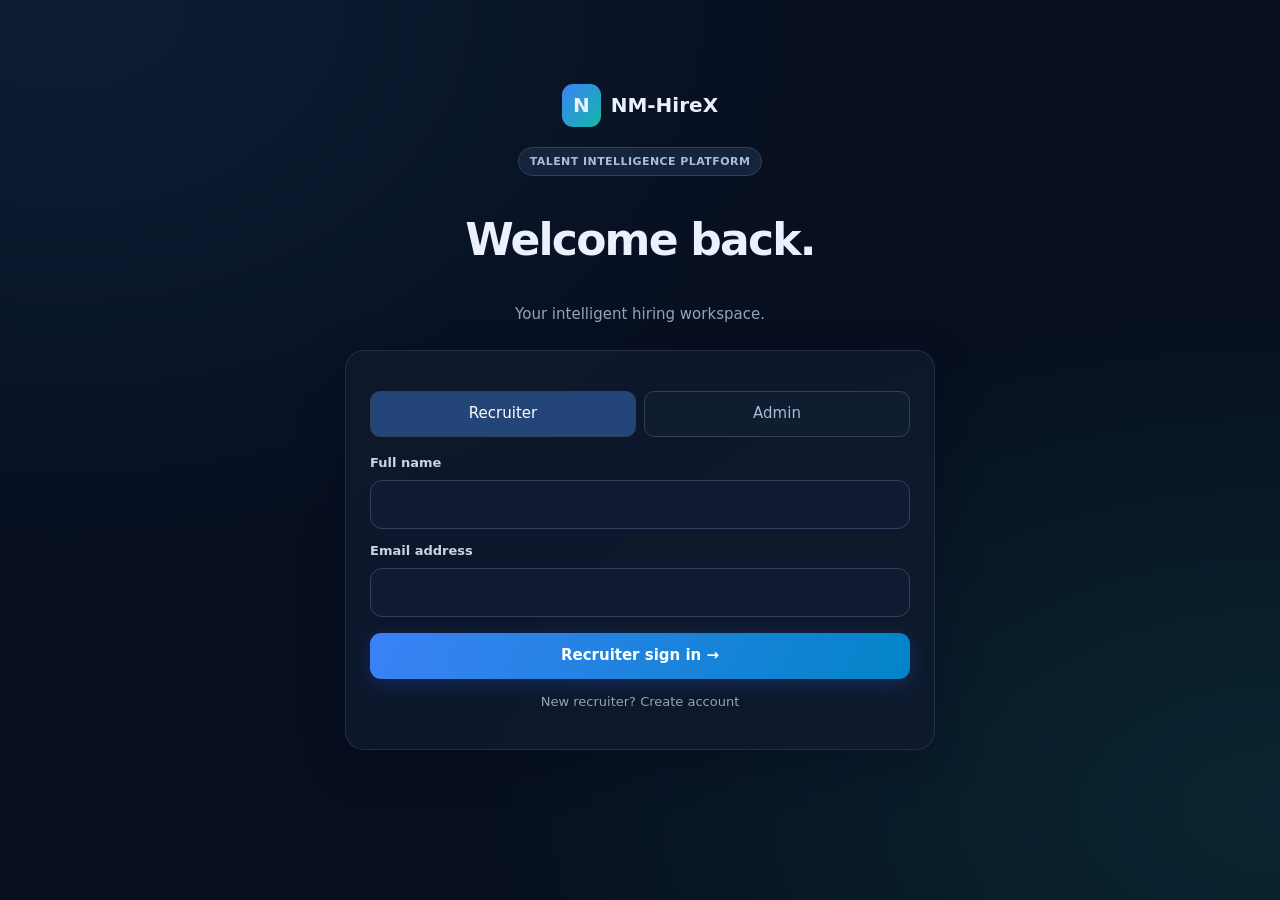
<file: frontend-static/index.html>
<!doctype html><html lang="en"><head><meta charset="utf-8"><meta name="viewport" content="width=device-width,initial-scale=1"><meta name="theme-color" content="#081225"><title>NM-HireX · Recruiter OS</title><link rel="icon" href="assets/favicon.svg"><link rel="stylesheet" href="css/style.css"></head><body><div id="app"></div><div id="toast" role="status" aria-live="polite"></div><script src="js/app.js" defer></script></body></html>
</file>
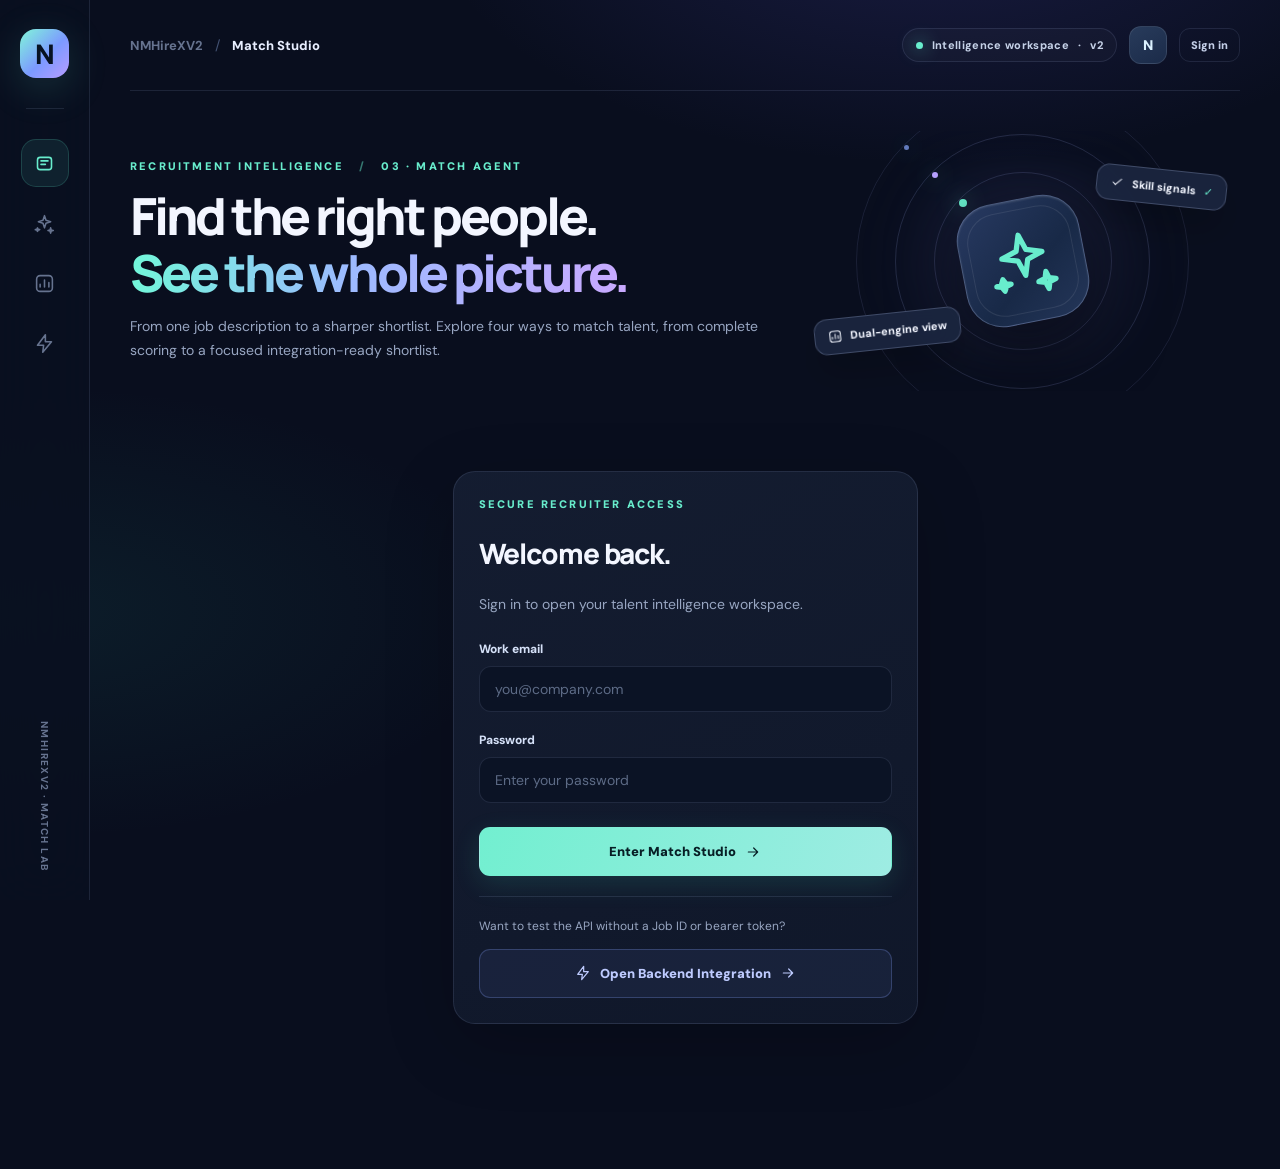
<file: backend/tests/match-agent.html>
<!DOCTYPE html>
<html lang="en">
<head>
<meta charset="utf-8" />
<meta name="viewport" content="width=device-width, initial-scale=1" />
<meta name="theme-color" content="#080d1d" />
<title>Match Studio · NMHireXV2</title>
<link rel="preconnect" href="https://fonts.googleapis.com" />
<link rel="preconnect" href="https://fonts.gstatic.com" crossorigin />
<link href="https://fonts.googleapis.com/css2?family=DM+Sans:wght@400;500;600;700;800&family=Manrope:wght@400;500;600;700;800&display=swap" rel="stylesheet" />
<style>
:root{--bg:#090e1e;--ink:#f3f6ff;--muted:#98a6c2;--faint:#66738f;--panel:#11192d;--panel2:#151f36;--line:rgba(179,198,244,.12);--mint:#68edcd;--blue:#88a9ff;--lilac:#b6a1ff;--amber:#ffcc86;--red:#ff9da7;--radius:22px;--shadow:0 20px 70px rgba(0,0,0,.20)}
*{box-sizing:border-box}html{scroll-behavior:smooth}body{margin:0;background:var(--bg);color:var(--ink);font-family:'DM Sans',system-ui,sans-serif;font-size:14px;-webkit-font-smoothing:antialiased;min-height:100vh}
button,input,textarea{font:inherit}button{cursor:pointer}button:disabled{opacity:.48;cursor:not-allowed}a{color:inherit;text-decoration:none}button:focus-visible,input:focus-visible,textarea:focus-visible,[tabindex]:focus-visible{outline:2px solid var(--mint);outline-offset:3px}
::selection{background:#4db99e75;color:#fff}::-webkit-scrollbar{width:9px}::-webkit-scrollbar-thumb{background:#34405b;border-radius:8px}::-webkit-scrollbar-track{background:transparent}
.bg-aurora{pointer-events:none;position:fixed;inset:0;z-index:-1;overflow:hidden;background:radial-gradient(ellipse 53% 39% at 73% -11%,rgba(73,69,174,.26),transparent 75%),radial-gradient(ellipse 49% 33% at 3% 68%,rgba(31,128,119,.13),transparent 76%),#090e1e}
.bg-aurora:after{content:"";position:absolute;inset:0;background-image:radial-gradient(#b7c7e8 0.65px,transparent 0.65px);background-size:30px 30px;opacity:.075;mask-image:linear-gradient(to bottom,#000,transparent 85%)}
.shell{display:grid;grid-template-columns:90px minmax(0,1fr);min-height:100vh}.rail{border-right:1px solid var(--line);background:rgba(10,16,32,.89);backdrop-filter:blur(25px);display:flex;align-items:center;flex-direction:column;gap:30px;padding:29px 10px;position:sticky;top:0;height:100vh;z-index:5}.brandmark{width:49px;height:49px;border-radius:16px;background:linear-gradient(135deg,#81f7d9,#7c9aff 55%,#b79cff);display:flex;align-items:center;justify-content:center;color:#071223;font:900 27px Manrope,sans-serif;box-shadow:0 10px 40px #69dfc62c}.rail-line{height:1px;width:38px;background:var(--line)}.rail-links{display:flex;flex-direction:column;gap:12px;align-items:center}.rail-btn{width:48px;height:48px;border:1px solid transparent;background:transparent;color:var(--faint);display:grid;place-items:center;border-radius:15px;transition:.2s}.rail-btn:hover,.rail-btn.active{color:var(--mint);background:#65efd315;border-color:#65efd32a}.rail-hint{font-size:10px;letter-spacing:.14em;writing-mode:vertical-rl;color:var(--faint);margin-top:auto;text-transform:uppercase;font-weight:800}
.main{min-width:0;padding:0 40px 90px;max-width:1630px;width:100%;margin:0 auto}.topbar{height:91px;display:flex;align-items:center;justify-content:space-between;border-bottom:1px solid var(--line);gap:20px}.top-left,.top-right,.inline{display:flex;align-items:center;gap:12px}.crumb{font-size:13px;font-weight:700;color:var(--faint)}.crumb strong{color:#e8eeff;font-weight:800}.slash{color:#435273}.dot{width:7px;height:7px;border-radius:50%;background:var(--mint);box-shadow:0 0 18px var(--mint)}.top-chip{display:flex;align-items:center;gap:9px;border:1px solid var(--line);border-radius:100px;padding:9px 13px;font-size:11px;font-weight:800;letter-spacing:.03em;color:#c5d1e7;background:#ffffff06}.avatar{display:grid;place-items:center;width:38px;height:38px;border-radius:12px;background:linear-gradient(150deg,#283b5b,#1b2b49);color:#dbf1ff;border:1px solid #ffffff18;font-weight:900}
.hero{display:grid;grid-template-columns:minmax(0,1.5fr) minmax(280px,1fr);min-height:300px;align-items:center;gap:24px;position:relative;padding:40px 0 25px}.eyebrow{font-size:11px;letter-spacing:.2em;text-transform:uppercase;font-weight:900;color:var(--mint)}.eyebrow .hyphen{opacity:.48;margin:0 10px}.hero h1{font:800 clamp(35px,4vw,63px)/1.095 Manrope,sans-serif;letter-spacing:-.06em;margin:14px 0 14px;max-width:770px}.hero h1 em{font-style:normal;background:linear-gradient(95deg,#71f8d9,#9cbaff 44%,#c9a9ff);background-clip:text;-webkit-background-clip:text;color:transparent}.hero p{font-size:14px;color:var(--muted);max-width:630px;line-height:1.75;margin:0}.hero-art{height:260px;position:relative;display:grid;place-items:center;overflow:hidden}.hero-art:before{content:"";position:absolute;inset:30px 45px;background:radial-gradient(circle,#777de531,transparent 70%);filter:blur(22px)}.orbit{border:1px solid #abb9fe28;border-radius:50%;position:absolute;aspect-ratio:1;animation:spin 36s linear infinite}.orbit.one{width:178px}.orbit.two{width:255px;animation-direction:reverse}.orbit.three{width:333px;opacity:.7;animation-duration:52s}@keyframes spin{to{transform:rotate(360deg)}}.orbit:after{content:"";position:absolute;top:15%;left:14%;width:8px;height:8px;border-radius:50%;background:var(--mint);box-shadow:0 0 22px #6eedc7aa}.orbit.two:after{background:var(--lilac);width:6px;height:6px}.orbit.three:after{background:var(--blue);width:5px;height:5px}.orbit-core{width:124px;height:124px;border-radius:37px;position:relative;background:linear-gradient(140deg,#283a62,#182947 58%,#243659);border:1px solid #c5d6ff44;box-shadow:0 22px 70px #0008,inset 0 1px 2px #ffffff24;display:grid;place-items:center;transform:rotate(-11deg)}.orbit-core:before{content:"";position:absolute;inset:9px;border:1px solid #ffffff16;border-radius:30px}.orbit-core svg{width:70px;height:70px;color:var(--mint)}.art-pill{position:absolute;background:rgba(27,38,64,.88);backdrop-filter:blur(15px);border:1px solid #c8d6fc38;border-radius:13px;padding:10px 13px;box-shadow:0 20px 35px #0003;font-size:11px;font-weight:800;display:flex;align-items:center;gap:8px}.art-pill.top{right:3%;top:38px;transform:rotate(6deg)}.art-pill.bottom{left:2%;bottom:42px;transform:rotate(-6deg)}.art-pill b{color:var(--mint)}
.stepper{margin:8px 0 27px;padding:15px 19px;display:flex;align-items:center;justify-content:space-between;gap:15px;border:1px solid var(--line);border-radius:15px;background:linear-gradient(90deg,#ffffff07,#ffffff02);color:var(--faint)}.step{display:flex;align-items:center;gap:10px;white-space:nowrap;font-size:12px;font-weight:800}.step-num{display:grid;place-items:center;width:27px;height:27px;border:1px solid #899bb534;border-radius:9px;font-size:11px;background:#ffffff06}.step.on{color:var(--mint)}.step.on .step-num{background:#6eebcb1c;color:var(--mint);border-color:#76e9c85c}.step.done{color:#b8c7df}.step.done .step-num{background:#76e9c822;color:var(--mint)}.step-line{height:1px;background:linear-gradient(90deg,#53627b50,transparent);flex:1}
.section-header{display:flex;justify-content:space-between;gap:16px;align-items:end;margin-bottom:16px}.section-header h2{font:800 19px Manrope,sans-serif;letter-spacing:-.035em;margin:5px 0 0}.section-header p{margin:0;color:var(--muted);font-size:12px}.kicker{font-weight:900;letter-spacing:.17em;text-transform:uppercase;color:var(--faint);font-size:10px}.mode-grid{display:grid;grid-template-columns:repeat(4,minmax(0,1fr));gap:14px;margin-bottom:28px}.mode-card{position:relative;overflow:hidden;border:1px solid var(--line);border-radius:20px;background:linear-gradient(145deg,#182136c9,#121c31);padding:21px 20px;text-align:left;color:var(--ink);min-height:159px;transition:transform .2s,border .2s,box-shadow .2s;isolation:isolate}.mode-card:before{content:"";position:absolute;inset:0;background:radial-gradient(circle at 96% -30%,var(--tint),transparent 55%);opacity:.11;z-index:-1}.mode-card:hover{transform:translateY(-3px);border-color:#9aabd05d}.mode-card.selected{border-color:var(--tint);box-shadow:0 0 0 1px var(--tint),0 17px 45px #0005}.mode-card.selected:after{content:"";position:absolute;inset:auto 0 0;height:3px;background:linear-gradient(90deg,transparent,var(--tint),transparent)}.mode-head{display:flex;align-items:center;justify-content:space-between;gap:10px}.mode-icon{width:38px;height:38px;display:grid;place-items:center;background:color-mix(in srgb,var(--tint) 14%,transparent);border:1px solid color-mix(in srgb,var(--tint) 30%,transparent);color:var(--tint);border-radius:12px}.mode-icon svg{width:20px;height:20px}.mode-indicator{display:grid;place-items:center;width:21px;height:21px;border:1px solid #9aacc84c;border-radius:50%;color:transparent}.mode-card.selected .mode-indicator{background:var(--tint);border-color:var(--tint);color:#101629}.mode-name{font:800 16px Manrope,sans-serif;margin:15px 0 5px}.mode-desc{color:var(--muted);font-size:12px;line-height:1.55;margin:0}.mode-card.selected .mode-name{color:#fff}
.workspace{display:grid;grid-template-columns:minmax(310px,.91fr) minmax(0,1.29fr);gap:18px;align-items:start}.panel{background:linear-gradient(155deg,#151e32f2,#10182af6);border:1px solid var(--line);border-radius:var(--radius);box-shadow:var(--shadow);min-width:0;overflow:hidden}.panel-pad{padding:25px}.panel-heading{display:flex;align-items:center;justify-content:space-between;gap:12px;margin-bottom:23px}.panel-heading h3{margin:5px 0 0;font:800 20px Manrope,sans-serif;letter-spacing:-.04em}.mini-label{color:var(--faint);text-transform:uppercase;font-size:10px;letter-spacing:.18em;font-weight:900}.tiny-badge{font-size:10px;color:var(--mint);background:#68edcd12;border:1px solid #68edcd30;padding:7px 11px;border-radius:100px;font-weight:800;white-space:nowrap}.tiny-badge.neutral{color:var(--muted);border-color:var(--line);background:#ffffff06}.input-label{display:flex;align-items:center;justify-content:space-between;font-size:12px;font-weight:800;margin:20px 0 9px;color:#d5e1f8}.input-note{color:var(--faint);font-size:10px;font-weight:700}.field{width:100%;background:#0b1325;border:1px solid #a3b3dc24;color:#ecf5ff;border-radius:12px;padding:13px 15px;outline:none;transition:.2s}.field:focus{border-color:#77ebc670;box-shadow:0 0 0 3px #66e3bf13}.field::placeholder{color:#5d6b86}textarea.field{resize:vertical;min-height:140px;line-height:1.65}.upload{position:relative;border:1px dashed #8097c068;border-radius:14px;padding:21px 14px;display:flex;align-items:center;justify-content:center;gap:15px;text-align:left;background:linear-gradient(135deg,#293c4d19,#7883cc0c);cursor:pointer;transition:.2s}.upload:hover,.upload.drag{background:#6bedc811;border-color:var(--mint)}.upload input[type=file]{position:absolute;inset:0;width:100%;height:100%;opacity:0;cursor:pointer}.upload-icon{flex:0 0 auto;width:47px;height:47px;background:#87a4ff1b;border:1px solid #a4b9ff2b;border-radius:14px;color:var(--blue);display:grid;place-items:center}.upload-title{font-size:12px;font-weight:900}.upload-sub{font-size:10px;color:var(--muted);margin-top:3px;overflow-wrap:anywhere}.separator{display:flex;align-items:center;gap:13px;color:#657590;font-size:10px;letter-spacing:.17em;font-weight:800;margin:19px 0}.separator:before,.separator:after{content:"";height:1px;background:var(--line);flex:1}.btn{border:1px solid var(--line);background:#202b42;color:#e0ebfb;font-size:12px;font-weight:900;padding:11px 15px;border-radius:11px;display:inline-flex;align-items:center;justify-content:center;gap:9px;transition:filter .15s,transform .15s,border .15s}.btn:hover:not(:disabled){filter:brightness(1.14);transform:translateY(-1px)}.btn.primary{color:#071e25;background:linear-gradient(110deg,#72efd0,#9eece3);border-color:transparent;box-shadow:0 8px 27px #3ee0bd23}.btn.secondary{border-color:#819df545;background:#7592ee15;color:#becbff}.btn.ghost{background:transparent;color:#c3cee7}.btn.full{width:100%;padding:15px;font-size:13px}.btn.small{font-size:11px;padding:9px 11px}.btn:disabled{transform:none;filter:none}.btn svg,.action-icon svg{width:16px;height:16px}.subaction-row{display:flex;align-items:center;justify-content:space-between;gap:12px;margin:14px 0 0}.hint{color:var(--faint);font-size:11px;line-height:1.6}.parse-panel{background:#64eaca0b;border:1px solid #74eccb35;border-radius:15px;padding:14px;margin-top:17px}.parse-panel strong{font-size:12px}.parse-row{display:flex;align-items:center;justify-content:space-between;gap:12px}.parse-panel p{margin:5px 0 0;color:var(--muted);font-size:11px}.result-panel{min-height:480px}.result-head{display:flex;align-items:center;justify-content:space-between;gap:14px;padding:26px 26px 0}.result-head h3{font:800 21px Manrope,sans-serif;letter-spacing:-.045em;margin:4px 0 0}.mode-tag{font-size:10px;font-weight:900;letter-spacing:.08em;padding:8px 11px;border-radius:8px;background:#a2b8ff16;color:var(--blue);border:1px solid #8da9ff35}.empty-art{height:245px;display:grid;place-items:center;position:relative;overflow:hidden}.empty-circle{width:206px;height:206px;border:1px dashed #667dbb41;border-radius:50%;display:grid;place-items:center}.empty-circle:before{content:"";width:146px;height:146px;border-radius:50%;border:1px solid #9baff829;position:absolute}.empty-doc{position:absolute;width:94px;height:129px;border:1px solid #9db5ef4b;border-radius:14px;background:linear-gradient(150deg,#324361,#152440);transform:rotate(-13deg) translate(-30px,5px);box-shadow:0 18px 40px #0004;padding:24px 12px}.empty-doc:nth-child(2){transform:rotate(10deg) translate(40px,-9px);background:linear-gradient(150deg,#263c57,#15223b)}.empty-doc:after{content:"";display:block;height:6px;border-radius:4px;background:#85a6fb7d;box-shadow:0 15px #a1b2e151,0 30px #a1b2e136}.empty-doc:nth-child(3){transform:rotate(0) translate(2px,-10px);background:linear-gradient(160deg,#315568,#193849);border-color:#73e6cf60}.empty-doc:nth-child(3):after{background:#8bf2da;box-shadow:0 15px #8bf2da77,0 30px #8bf2da47}.empty-inner{text-align:center;padding:0 25px 40px}.empty-inner h4{font:800 19px Manrope,sans-serif;margin:0 0 9px;letter-spacing:-.03em}.empty-inner p{font-size:12px;line-height:1.8;color:var(--muted);max-width:380px;margin:0 auto}.feature-chips{display:flex;justify-content:center;flex-wrap:wrap;gap:8px;margin-top:21px}.feature-chips span{font-size:10px;border:1px solid var(--line);background:#ffffff06;color:#bac8e1;padding:7px 10px;border-radius:100px;font-weight:800}.criteria-tiles{display:grid;grid-template-columns:repeat(2,1fr);gap:10px;padding:21px 26px 26px}.criteria-tile{padding:14px;background:#0913269c;border:1px solid var(--line);border-radius:13px;overflow-wrap:anywhere}.criteria-tile small{font-size:10px;color:var(--faint);font-weight:800}.criteria-tile strong{display:block;margin-top:8px;font-size:13px}.skills{display:flex;gap:7px;flex-wrap:wrap}.skill{font-size:10px;font-weight:800;background:#8ba3f015;color:#b7cbff;border:1px solid #9eb7ff20;border-radius:7px;padding:6px 9px}.section-divider{height:1px;background:var(--line);margin:20px 0}.processing{padding:62px 25px;text-align:center}.spin-blob{width:96px;height:96px;border-radius:30px;margin:0 auto 28px;display:grid;place-items:center;background:radial-gradient(circle at 30% 30%,#8df5d840,#718ae229 65%);border:1px solid #85e4cf57;box-shadow:0 0 90px #63e4c92a;animation:breathe 2.5s ease-in-out infinite}.spin-blob svg{width:44px;height:44px;color:var(--mint)}@keyframes breathe{50%{transform:scale(1.07);box-shadow:0 0 105px #74f5cf47}}.processing h4{font:800 20px Manrope,sans-serif;margin:0 0 10px}.processing p{color:var(--muted);line-height:1.65;max-width:420px;margin:0 auto}.progress-line{overflow:hidden;height:5px;background:#ffffff11;border-radius:10px;margin:27px auto 12px;max-width:370px}.progress-line:before{content:"";display:block;height:100%;width:40%;border-radius:10px;background:linear-gradient(90deg,var(--mint),var(--blue));animation:indeterminate 1.9s ease-in-out infinite}@keyframes indeterminate{0%{transform:translateX(-110%)}100%{transform:translateX(370%)}}.timer{font-size:12px;font-variant-numeric:tabular-nums;color:var(--mint);font-weight:900}.done-icon{font-size:46px;color:var(--mint);margin-bottom:9px}.done-panel{padding:40px 26px 30px;text-align:center}.done-panel h4{font:800 24px Manrope,sans-serif;letter-spacing:-.04em;margin:10px 0}.done-panel p{max-width:400px;margin:0 auto 18px;font-size:12px;color:var(--muted);line-height:1.7}.done-numbers{display:grid;grid-template-columns:repeat(3,1fr);gap:10px;margin:24px 0}.done-numbers div{border:1px solid var(--line);border-radius:13px;padding:15px 8px;background:#070d1e59}.done-numbers b{display:block;font:800 25px Manrope,sans-serif}.done-numbers small{color:var(--faint);font-size:10px;font-weight:800}.done-numbers .mint{color:var(--mint)}.notice{margin:18px 0 0;background:#ffc8790b;border:1px solid #ffd28e40;border-radius:12px;padding:12px 14px;color:#ffd9a2;font-size:12px;line-height:1.6}.error{padding:14px 17px;background:#ff859916;border:1px solid #ff8aa44c;border-radius:13px;color:#ffbec9;font-size:12px;margin-bottom:20px;line-height:1.6}.hidden{display:none!important}
.analytics{margin-top:27px}.metrics{display:grid;grid-template-columns:repeat(4,minmax(0,1fr));gap:13px;margin:15px 0 25px}.metric{padding:19px;border:1px solid var(--line);border-radius:17px;background:linear-gradient(150deg,#19233a,#111a2d);position:relative;overflow:hidden}.metric:after{content:"";position:absolute;right:-24px;top:-30px;width:115px;height:115px;border-radius:50%;background:radial-gradient(circle,var(--accent,#84a4ff) 0%,transparent 72%);opacity:.09}.metric small{font-size:10px;font-weight:900;letter-spacing:.07em;color:var(--muted)}.metric strong{display:block;margin-top:11px;font:800 29px Manrope,sans-serif;letter-spacing:-.06em}.metric .mini{font-size:10px;color:var(--faint);display:block;margin-top:6px}.metric .accent{color:var(--accent,var(--mint))}.results-layout{display:grid;grid-template-columns:minmax(0,1fr);gap:18px}.results-toolbar{display:flex;align-items:center;justify-content:space-between;gap:15px;flex-wrap:wrap;margin-bottom:17px}.filter-controls{display:flex;gap:9px;align-items:center;flex-wrap:wrap}.search-box{display:flex;align-items:center;gap:8px;border:1px solid var(--line);border-radius:11px;background:#0e182b;padding:0 12px;min-width:220px;color:var(--faint)}.search-box input{background:transparent;border:0;color:var(--ink);outline:none;padding:12px 2px;width:100%;font-size:12px}.search-box input::placeholder{color:#667493}.select{padding:12px;background:#101a2d;border:1px solid var(--line);border-radius:11px;color:#d5dff0;font-weight:800;font-size:11px}.cand-grid{display:grid;grid-template-columns:repeat(2,minmax(0,1fr));gap:14px}.candidate{border-radius:18px;border:1px solid var(--line);background:linear-gradient(155deg,#18233a,#101a2d);overflow:hidden;transition:transform .18s,border .18s}.candidate:hover{transform:translateY(-2px);border-color:#8d9fc657}.candidate-body{padding:20px}.candidate-head{display:flex;gap:13px;align-items:center}.candidate-avatar{width:44px;height:44px;display:grid;place-items:center;border-radius:13px;flex:0 0 auto;background:linear-gradient(145deg,#385b71,#304064);color:#b6fcf0;border:1px solid #9cffe326;font:800 14px Manrope,sans-serif}.candidate-main{min-width:0;flex:1}.candidate-main h4{font:800 14px Manrope,sans-serif;margin:0 0 5px;overflow-wrap:anywhere}.candidate-meta{color:var(--muted);font-size:10px;line-height:1.6;overflow-wrap:anywhere}.rank{border:1px solid #8799e835;background:#819ff114;color:#b8caff;padding:5px 8px;border-radius:8px;font-size:10px;font-weight:900;white-space:nowrap}.score-panel{display:flex;align-items:center;gap:13px;margin-top:19px;background:#0b1425aa;border:1px solid #9aaedf1b;border-radius:14px;padding:13px}.gauge{width:68px;height:68px;display:grid;place-items:center;border-radius:50%;flex:0 0 auto;background:conic-gradient(var(--ring,var(--mint)) calc(var(--pct,0)*1%),#27334b 0);position:relative}.gauge:before{content:"";position:absolute;inset:7px;background:#111d31;border-radius:50%}.gauge b{z-index:1;font:800 19px Manrope,sans-serif}.score-explain{min-width:0}.score-explain small{display:block;color:var(--faint);font-size:10px;font-weight:900;letter-spacing:.08em;text-transform:uppercase}.score-explain strong{display:block;margin:5px 0 3px;font-size:12px}.score-explain span{font-size:10px;color:var(--muted)}.badge{font-size:10px;font-weight:800;border:1px solid #a1adf037;background:#8997f018;border-radius:100px;padding:5px 9px;color:#bacbff;white-space:normal;display:inline-block}.badge.good{background:#7aedc915;border-color:#6feac436;color:#81f1cc}.badge.low{background:#ffb57712;border-color:#ffc08830;color:#ffcf99}.candidate-details{display:flex;gap:7px;flex-wrap:wrap;margin:14px 0 2px}.card-actions{display:flex;flex-wrap:wrap;gap:7px;border-top:1px solid var(--line);padding:14px 18px}.card-actions .btn{padding:9px 11px;font-size:10px}.score-bars{margin-top:14px;display:grid;gap:9px}.bar-row{display:grid;grid-template-columns:minmax(95px,1fr) minmax(70px,1.2fr) 34px;align-items:center;gap:9px}.bar-row small{font-size:9px;color:#aebcda;font-weight:800;overflow:hidden;text-overflow:ellipsis;white-space:nowrap}.track{height:6px;background:#2a3450;border-radius:12px;overflow:hidden}.fill{height:100%;background:linear-gradient(90deg,#648dec,#79efd2);border-radius:12px}.bar-row b{text-align:right;font-size:10px;color:#d6e5f7;font-variant-numeric:tabular-nums}.benchmark-info{border:1px solid #b5a0ff4b;border-radius:17px;padding:20px;background:linear-gradient(100deg,#a98cf518,#3cc7c710);display:flex;align-items:center;justify-content:space-between;gap:18px;margin-bottom:16px}.benchmark-info strong{display:block;margin-bottom:5px}.benchmark-info p{margin:0;color:var(--muted);font-size:12px;line-height:1.6}.bench-head{display:grid;grid-template-columns:2fr 1fr 1fr 1fr 80px;gap:10px;padding:10px 20px;color:var(--faint);font-size:10px;letter-spacing:.08em;font-weight:900;text-transform:uppercase}.bench-row{display:grid;grid-template-columns:2fr 1fr 1fr 1fr 80px;gap:10px;align-items:center;padding:16px 20px;border-top:1px solid var(--line);background:#ffffff03}.bench-row:hover{background:#ffffff07}.bench-row strong{font-size:12px}.bench-row small{display:block;font-size:10px;color:var(--muted);margin-top:4px}.bench-score{font:800 20px Manrope,sans-serif}.bench-score span{font-size:10px;font-weight:700;color:var(--faint)}.delta{font-weight:900;font-size:12px}.delta.pos{color:var(--mint)}.delta.neg{color:var(--red)}.delta.neutral{color:var(--faint)}.bench-strip{height:4px;background:#233047;border-radius:4px;overflow:hidden;margin-top:7px}.bench-strip i{display:block;height:100%;background:var(--mint);border-radius:4px}.bench-strip.classic i{background:var(--blue)}.footnote{font-size:11px;color:var(--faint);line-height:1.7;margin:13px 0}.empty-list{padding:45px;text-align:center;color:var(--muted);border:1px dashed var(--line);border-radius:18px}.load-cta{display:flex;gap:10px;flex-wrap:wrap;align-items:center;margin:14px 0 0}
.modal{position:fixed;inset:0;background:#050814d9;z-index:100;display:flex;justify-content:center;align-items:center;padding:20px;backdrop-filter:blur(10px)}.dialog{border:1px solid #a5baf63c;border-radius:24px;width:min(100%,840px);max-height:min(88vh,960px);background:linear-gradient(155deg,#1a2540,#10182b);box-shadow:0 30px 120px #0009;overflow:auto}.dialog.small{max-width:485px}.dialog-header{padding:27px 29px 20px;display:flex;gap:12px;justify-content:space-between;align-items:flex-start;border-bottom:1px solid var(--line)}.dialog-header h3{font:800 22px Manrope,sans-serif;letter-spacing:-.04em;margin:7px 0 0}.dialog-body{padding:23px 29px 30px}.close{width:32px;height:32px;display:grid;place-items:center;border:1px solid var(--line);background:#ffffff06;color:#e3ebff;border-radius:9px}.detail-line{display:grid;grid-template-columns:135px 1fr;gap:14px;align-items:start;padding:13px 0;border-bottom:1px solid var(--line);line-height:1.7}.detail-line:last-child{border:0}.detail-line dt{font-size:11px;color:var(--faint);font-weight:900}.detail-line dd{font-size:12px;margin:0;overflow-wrap:anywhere}.modal-compare{display:grid;grid-template-columns:1fr 1fr;gap:13px}.modal-stat{border:1px solid var(--line);padding:16px;border-radius:14px;background:#ffffff04}.modal-stat small{display:block;color:var(--muted);margin-bottom:9px}.modal-stat b{font:800 27px Manrope,sans-serif}.comparison-row{display:grid;grid-template-columns:1.2fr 1fr 1fr;gap:8px;padding:10px 0;border-bottom:1px solid var(--line)}.comparison-row small{font-size:11px;color:var(--muted)}.comparison-row strong{font-size:12px}.muted{color:var(--muted)}.actions-right{display:flex;gap:10px;justify-content:flex-end;flex-wrap:wrap;margin-top:22px}.toastbox{position:fixed;bottom:20px;right:23px;max-width:420px;z-index:200;background:#1c3044;border:1px solid #94d6c07a;color:#ddffee;padding:15px 18px;border-radius:14px;box-shadow:0 22px 60px #0009;font-weight:700;font-size:12px}.toastbox.error-toast{background:#402332;border-color:#ff9ba37d;color:#ffd8df}
.footer{margin-top:42px;padding-top:24px;border-top:1px solid var(--line);display:flex;justify-content:space-between;gap:15px;color:var(--faint);font-size:11px}.footer strong{color:#a9b6d3}
@media(max-width:1250px){.main{padding:0 26px 70px}.hero-art{height:230px}.workspace{grid-template-columns:minmax(300px,1fr) minmax(0,1.13fr)}.cand-grid{grid-template-columns:1fr}}
@media(max-width:950px){.shell{grid-template-columns:1fr}.rail{height:65px;width:100%;position:sticky;padding:8px 18px;flex-direction:row;border-right:0;border-bottom:1px solid var(--line);gap:18px}.brandmark{height:41px;width:41px;font-size:22px}.rail-line{height:33px;width:1px}.rail-links{flex-direction:row;gap:6px}.rail-btn{height:42px;width:44px}.rail-hint{display:none}.main{padding:0 24px 60px}.hero{grid-template-columns:1fr minmax(160px,.48fr)}.hero-art{height:210px}.orbit.three{width:265px}.orbit.two{width:215px}.orbit.one{width:160px}.art-pill{display:none}}
@media(max-width:1050px) and (min-width:761px){.mode-grid{grid-template-columns:repeat(2,minmax(0,1fr))}}
@media(max-width:760px){.hero{grid-template-columns:1fr;padding:28px 0 16px;min-height:0}.hero-art{display:none}.topbar{height:63px}.workspace{grid-template-columns:1fr}.mode-grid{grid-template-columns:1fr;gap:10px}.mode-card{min-height:0;padding:14px 16px}.mode-card .mode-name{margin-top:7px}.mode-head{float:left;margin-right:14px}.mode-indicator{display:none}.mode-desc{font-size:11px}.stepper{overflow:auto}.step-line{min-width:15px}.metrics{grid-template-columns:repeat(2,minmax(0,1fr))}.cand-grid{grid-template-columns:1fr}.bench-head,.bench-row{grid-template-columns:minmax(125px,2fr) 1fr 1fr 50px;gap:8px}.bench-head>:nth-child(4),.bench-row>:nth-child(4){display:none}.bench-row,.bench-head{padding-left:13px;padding-right:13px}.bench-score{font-size:15px}.bench-row small{font-size:9px}.benchmark-info{display:block}.modal-compare{grid-template-columns:1fr}}
@media(max-width:480px){.top-right .btn{padding:7px 8px;font-size:10px}.main{padding:0 13px 45px}.hero h1{font-size:35px}.panel-pad,.result-head{padding:20px}.criteria-tiles{padding:15px;grid-template-columns:1fr}.footer{flex-direction:column}.crumb{font-size:11px}.top-chip{padding:7px 10px;font-size:10px}.top-chip span.hide-mobile{display:none}.avatar{display:none}.metrics{gap:8px}.metric{padding:14px}.metric strong{font-size:25px}.section-header{align-items:flex-start}.section-header p{max-width:170px;text-align:right}.stepper{gap:8px}.step{font-size:10px}.dialog-header{padding:20px}.dialog-body{padding:18px}.detail-line{grid-template-columns:1fr;gap:1px}.result-head{display:block}.mode-tag{display:inline-block;margin-top:13px}}
@media(prefers-reduced-motion:reduce){*,*:before,*:after{animation-duration:.01ms!important;transition-duration:.01ms!important;scroll-behavior:auto!important}}

/* Decision explanations: compact, accessible accordions (Enhanced & Benchmark only).
   Backend may supply reasoning as a string or an array of separate reasons. */
.reason-accordion{margin-top:15px;border:1px solid #72efd03b;border-radius:12px;background:linear-gradient(120deg,#6bf0cc0d,#899aff07);min-width:0;overflow:hidden}
.reason-accordion summary{display:flex;align-items:center;justify-content:space-between;gap:10px;padding:12px 13px;list-style:none;cursor:pointer;user-select:none;color:#a9f6e2;transition:background .2s}
.reason-accordion summary::-webkit-details-marker{display:none}
.reason-accordion summary:hover{background:#70eacc0b}
.reason-accordion summary:focus-visible{outline:2px solid var(--mint);outline-offset:-3px;border-radius:10px}
.reason-toggle-copy,.reason-toggle-right{display:inline-flex;align-items:center;gap:7px;min-width:0}
.reason-toggle-copy>svg{flex:none}
.reason-toggle-label{font-size:11px;letter-spacing:.025em;font-weight:900}
.reason-toggle-status{font-size:9px;color:#b4c5d8;text-transform:uppercase;font-weight:800;letter-spacing:.04em;white-space:normal}
.reason-toggle-status:before{content:'·';margin-right:7px;color:#7786a4}
.reason-toggle-right{flex:0 0 auto;color:#8196b2;font-size:10px;font-weight:800}
.reason-chevron{width:8px;height:8px;border-right:2px solid currentColor;border-bottom:2px solid currentColor;transform:rotate(45deg);transition:transform .2s;margin:-4px 3px 0 7px}
.reason-accordion[open] .reason-chevron{transform:rotate(225deg);margin:4px 3px 0 7px}
.reason-panel{border-top:1px solid var(--line);padding:12px 15px 13px;color:#dbe8fa;font-size:12px;line-height:1.6;overflow-wrap:anywhere}
.reason-list{margin:0;padding-left:19px;display:grid;gap:9px}
.reason-list li{padding-left:1px}
.reason-list li::marker{color:var(--mint)}
.reason-empty{margin:0;color:#e4cba9}
.reason-accordion--missing{border-color:#ffcc8636;background:#ffcc8607}
.reason-accordion--missing summary{color:#ffcc86}
.reason-accordion--benchmark{grid-column:1/-1;margin-top:4px}
.reason-accordion--benchmark summary{padding:9px 11px}
.reason-accordion--benchmark .reason-panel{font-size:11px}
.reason-accordion--profile{margin:16px 0 0}
/* Equal-height label rows keep Classic and Enhanced values/bars aligned. */
.benchmark-panel{overflow:visible!important}
.benchmark-panel .bench-row{position:relative;align-items:center}
.bench-score-cell{min-width:0;display:flex;flex-direction:column;align-items:stretch}
.bench-status-slot{height:20px;display:flex;align-items:center;margin-bottom:5px}
.bench-score-cell .bench-score{display:block;line-height:1.25;font-variant-numeric:tabular-nums}
.bench-score-cell .bench-strip{margin-top:8px}
.benchmark-decision{display:inline-flex;align-items:center;justify-content:center;max-width:100%;padding:2px 6px;border:1px solid #a1adf037;border-radius:7px;background:#8997f018;color:#bfcafa;font:900 8px/1.15 'DM Sans',system-ui,sans-serif;letter-spacing:.025em;text-transform:uppercase;white-space:nowrap;text-align:center}
.benchmark-decision.good{background:#70efd114;border-color:#70efd13d;color:#8ff2d5}
.benchmark-decision.bad{background:#ff9c9414;border-color:#ff9c943d;color:#ffb4ac}
.benchmark-decision.review{background:#ffd38812;border-color:#ffd38840;color:#ffd997}
.benchmark-decision.unknown{opacity:.85}
@media(max-width:760px){
 .bench-status-slot{height:30px;margin-bottom:4px}
 .benchmark-decision{font-size:7px;line-height:1.2;letter-spacing:0;white-space:normal;padding:2px 4px;max-height:29px}
 .reason-accordion--benchmark{margin-top:6px}
}
@media(max-width:480px){
 .reason-accordion summary{padding:11px}
 .reason-toggle-status{display:none}
 .reason-toggle-right{font-size:9px}
}

/* Enhanced-only candidate source switch, with paste/upload JSON options. */
.candidate-source{margin-top:17px;padding:16px;border:1px solid #88aaff30;border-radius:15px;background:linear-gradient(145deg,#122138,#0c182a)}
.candidate-source .input-label{margin:0 0 7px}
.source-description{font-size:11px;line-height:1.6;color:var(--muted);margin:0 0 13px}
.source-switch{display:grid;grid-template-columns:1fr 1fr;gap:7px;padding:4px;background:#080f20;border:1px solid #839bb72e;border-radius:12px}
.source-choice{min-width:0;border:1px solid transparent;border-radius:9px;padding:11px 8px;background:transparent;color:#a7b5d0;font-size:11px;font-weight:900;display:flex;justify-content:center;align-items:center;gap:7px;transition:.2s}
.source-choice.active{background:#6ae9c619;border-color:#6ae9c65a;color:#8ff8dc;box-shadow:0 3px 18px #0002}
.source-choice svg{flex:none}
.json-input-box{margin-top:14px;padding-top:14px;border-top:1px solid var(--line)}
.json-methods{display:grid;grid-template-columns:1fr 1fr;gap:8px;margin-bottom:12px}
.json-method{background:#0d172a;border:1px solid var(--line);padding:9px 8px;color:#a9b8d4;border-radius:9px;font-size:11px;font-weight:800}
.json-method.active{border-color:#87a7ff70;background:#7c9efa1b;color:#cad7ff}
.json-editor{display:block;min-height:186px!important;max-height:340px;font:12px/1.65 ui-monospace,SFMono-Regular,Consolas,monospace;tab-size:2;resize:vertical}
.json-upload{padding:15px 10px;margin-top:3px}
.json-validation{margin-top:9px;min-height:18px;color:var(--muted);font-size:11px;line-height:1.5;overflow-wrap:anywhere}
.json-validation.valid{color:var(--mint)}
.json-validation.invalid{color:var(--red)}
.json-source-note{font-size:10px;color:var(--muted);margin:11px 0 0;line-height:1.6}
.source-indicator{display:inline-block;margin-left:7px;color:var(--mint);font-size:10px;font-weight:800}
@media(max-width:480px){.candidate-source{padding:12px}.source-choice{font-size:10px;padding:9px 6px}.json-method{font-size:10px}}
.engine-hint{display:flex;gap:8px;align-items:flex-start;color:var(--muted);font-size:11px;line-height:1.6;padding:11px 12px;border-radius:10px;border:1px solid var(--line);background:#ffffff06;margin:0 0 13px}.engine-hint svg{flex:0 0 auto;color:var(--blue);margin-top:1px}
/* Background screening progress (database modes only). */
.live-progress{max-width:385px;margin:27px auto 15px;text-align:left}
.live-progress-label,.live-progress-foot{display:flex;align-items:center;justify-content:space-between;gap:12px;font-size:11px;color:var(--muted)}
.live-progress-label strong{font-size:11px;color:var(--mint);text-transform:capitalize}
.live-progress-track{height:9px;margin:12px 0;background:#ffffff13;border:1px solid var(--line);border-radius:100px;overflow:hidden}
.live-progress-track i{display:block;height:100%;background:linear-gradient(90deg,var(--mint),var(--blue));border-radius:100px;transition:width .25s ease}
.live-progress-foot{font-size:10px}
/* Backend Integration is a FOURTH mode, not a separate application. */
.integration-intro{font-size:12px;line-height:1.75;color:var(--muted);margin:-3px 0 15px}
.integration-section{padding:15px 0 17px;border-top:1px solid var(--line)}
.integration-section:first-of-type{border-top:0;padding-top:0}
.integration-mode-switch{display:grid;grid-template-columns:1fr 1fr;gap:8px;margin:12px 0}
.integration-mode-switch button{padding:9px 10px;background:#0b1729;color:var(--muted);border:1px solid var(--line);border-radius:10px;font-weight:800;font-size:11px}
.integration-mode-switch button.active{background:#72efd01c;color:var(--mint);border-color:#72efd064}
.integration-textarea{min-height:190px!important;resize:vertical;font-size:12px;line-height:1.65}
.integration-textarea.json{font:11px/1.65 ui-monospace,Consolas,monospace;tab-size:2;min-height:210px!important}
.integration-file{padding:18px 12px}
.integration-file .upload-title{overflow-wrap:anywhere}
.integration-note{font-size:11px;line-height:1.65;color:var(--muted);margin:9px 0 0}
.integration-endpoint{color:var(--mint);font:11px/1.7 ui-monospace,Consolas,monospace;word-break:break-word}
.integration-stats{display:flex;gap:8px;flex-wrap:wrap;margin-bottom:12px}
.integration-stats span{font-size:11px;padding:9px 11px;border:1px solid var(--line);border-radius:9px;background:#ffffff07;color:#d4e5ff;font-weight:800}
.integration-list{display:grid;gap:11px;margin:16px 0}
.integration-person{padding:16px;background:#0a172a;border:1px solid #72efd032;border-radius:13px;min-width:0}
.integration-person h4{margin:0 0 9px;font:800 14px Manrope,sans-serif}
.integration-person a{display:inline-flex;align-items:center;gap:7px;color:var(--mint);font-weight:800;font-size:12px}
.integration-person small{display:block;margin-top:9px;white-space:nowrap;overflow:hidden;text-overflow:ellipsis;color:var(--faint);font-size:10px}
.integration-raw{max-height:260px;overflow:auto;white-space:pre-wrap;overflow-wrap:anywhere;background:#0a1325;border:1px solid var(--line);border-radius:12px;padding:14px;color:#c2d4ed;font:11px/1.6 ui-monospace,Consolas,monospace}
.integration-actions{display:flex;align-items:center;gap:10px;flex-wrap:wrap;margin-top:18px}
.integration-status{padding:13px 14px;border:1px solid #72efd035;border-radius:11px;background:#72efd00a;color:#c9f6e9;line-height:1.6;font-size:12px}
.integration-status.failed{border-color:#ff9da740;background:#ff9da70a;color:#ffc7ce}
@media(max-width:760px){.integration-actions{flex-direction:column;align-items:stretch}}
</style>
</head>
<body>
<div class="bg-aurora" aria-hidden="true"></div>
<div id="app"></div>
<div id="modal"></div>
<div id="toast-root" role="status" aria-live="polite"></div>
<script>
/* Mode-aware NMHireXV2 API routes: run only the selected scoring engine(s). */
const CONFIG={API_BASE:location.protocol==='file:'?'http://localhost:8000':'',DEV_STAGE:'production',STAGE_NUMBER:''};
const getToken=()=>localStorage.getItem('token');
function logout(){localStorage.removeItem('token');render();}
const API={
 async _req(path,opts={}){
   const headers={...(opts.headers||{})};const token=getToken();if(token)headers.Authorization='Bearer '+token;
   let res;
   try{res=await fetch(CONFIG.API_BASE+path,{...opts,headers});}catch{throw new Error('Cannot reach the backend. Check that FastAPI is running.');}
   if(res.status===401){logout();throw new Error('Your session has expired. Please log in again.');}
   if(!res.ok){let msg=res.statusText;try{const j=await res.json();msg=j.detail||j.message||msg;}catch{}throw new Error(typeof msg==='string'?msg:JSON.stringify(msg));}
   return res.json();
 },
 async login(email,password){const r=await this._req('/api/auth/login',{method:'POST',headers:{'Content-Type':'application/x-www-form-urlencoded'},body:new URLSearchParams({username:email,password})});localStorage.setItem('token',r.access_token);return r;},
 createJob(file){const f=new FormData();f.append('file',file);return this._req('/api/jobs',{method:'POST',body:f});},
createJobFromText(text){const f=new FormData();f.append('jd_text',text);return this._req('/api/jobs',{method:'POST',body:f});},
 screenJob(id,mode){if(!['classic','enhanced','benchmark'].includes(mode))throw new Error('Choose a valid scoring mode.');return this._req(`/api/jobs/${encodeURIComponent(id)}/screen?mode=${encodeURIComponent(mode)}`,{method:'POST'});},
 screenStatus(id,runId){return this._req(`/api/jobs/${encodeURIComponent(id)}/screen-status?run_id=${encodeURIComponent(runId)}`);},
 screenResults(id,runId){return this._req(`/api/jobs/${encodeURIComponent(id)}/screen-results?run_id=${encodeURIComponent(runId)}`);},
 screenBatch(id, file){const f=new FormData();f.append('file',file);return this._req(`/api/jobs/${encodeURIComponent(id)}/screen-batch`,{method:'POST',body:f});},
 async standaloneShortlist(jd,candidates){
  // Public route: intentionally do NOT call _req (it attaches a Bearer token).
  const form=new FormData();form.append('jd',jd);form.append('candidates',candidates);
  let res;
  try{res=await fetch(CONFIG.API_BASE+'/api/screen-batch/shortlist',{method:'POST',body:form});}
  catch{throw new Error('Cannot reach the shortlist API. Make sure the backend is running and CORS is configured if needed.');}
  let data;
  try{data=await res.json();}catch{throw new Error(`The server returned a non-JSON response (HTTP ${res.status}).`);}
  return {httpStatus:res.status,body:data};
 },
 getJobCandidates(id){return this._req(`/api/user/jobs/${encodeURIComponent(id)}/candidates`);},
 updateCandidateStatus(jobId,cid,status,phone){return this._req(`/api/user/jobs/${encodeURIComponent(jobId)}/candidates/${encodeURIComponent(cid)}/status`,{method:'POST',headers:{'Content-Type':'application/json'},body:JSON.stringify({status,target_phone:phone})});}
};
const WEIGHTS={mandatory_skills:30,experience:25,domain:15,preferred_skills:10,education:5,location:5,availability:5,other_requirements:5};
const esc=s=>String(s??'').replace(/[&<>"']/g,c=>({'&':'&amp;','<':'&lt;','>':'&gt;','"':'&quot;',"'":'&#39;'}[c]));
const label=s=>String(s??'').replaceAll('_',' ').replace(/\b\w/g,x=>x.toUpperCase());
const mmss=s=>`${Math.floor(s/60)}:${String(s%60).padStart(2,'0')}`;
const safeNumber=v=>v===null||v===undefined||v===''||!Number.isFinite(Number(v))?null:Number(v);
const num=v=>Number(v??0)||0;
const clamp=(x,l=0,h=100)=>Math.max(l,Math.min(h,x));
const skillName=s=>s==null?'':typeof s==='object'?(s.skill_name||s.normalized_skill_name||s.name||s.skill||''):String(s);
const list=v=>Array.isArray(v)?v.map(skillName).filter(Boolean):[];
const candidateId=(c,i)=>c.candidate_id||c.id||String(i);
const initials=s=>String(s||'C').split(/\s+/).slice(0,2).map(x=>x[0]||'').join('').toUpperCase();
const MODE={classic:{title:'Classic',name:'Classic matching',desc:'Runs only the deterministic Classic scoring engine on database candidates.',color:'#89acff',icon:'layers'},enhanced:{title:'Enhanced',name:'Enhanced intelligence',desc:'Runs only Enhanced scoring, using database candidates or candidate JSON.',color:'#72efd0',icon:'sparkles'},benchmark:{title:'Benchmark',name:'Benchmark lab',desc:'Runs Classic and Enhanced together for a true same-pool comparison.',color:'#c0a4ff',icon:'chart'},integration:{title:'Backend Integration',name:'Backend Integration',desc:'Standalone shortlist API · JD + candidate JSON as text or files · no Job ID or login.',color:'#ffcc86',icon:'bolt'}};
const ICON={layers:'<rect x="4" y="5" width="16" height="14" rx="3"/><path d="M8 9h8M8 13h5"/>',sparkles:'<path d="m12 3 1.7 5.3L19 10l-5.3 1.7L12 17l-1.7-5.3L5 10l5.3-1.7L12 3Z"/><path d="m19 17 .7 2.3L22 20l-2.3.7L19 23l-.7-2.3L16 20l2.3-.7L19 17ZM4 17l.8 1.6L6.5 19l-1.7.5L4 21l-.8-1.5L1.5 19l1.7-.4L4 17Z"/>',chart:'<rect x="3" y="3" width="18" height="18" rx="4"/><path d="M7 16v-3m5 3V8m5 8v-5"/>',check:'<path d="m5 12 4 4L19 6"/>',arrow:'<path d="M5 12h14m-6-6 6 6-6 6"/>',upload:'<path d="M12 16V4m-5 5 5-5 5 5"/><path d="M4 16v3a2 2 0 0 0 2 2h12a2 2 0 0 0 2-2v-3"/>',search:'<circle cx="11" cy="11" r="7"/><path d="m16.5 16.5 4 4"/>',file:'<path d="M13 3H6a2 2 0 0 0-2 2v14a2 2 0 0 0 2-2h12a2 2 0 0 0 2-2V10Z"/><path d="M13 3v7h7M8 15h8m-8 3h5"/>',close:'<path d="M5 5 19 19M19 5 5 19"/>',users:'<circle cx="9" cy="8" r="3"/><path d="M3 20v-2a6 6 0 0 1 12 0v2M18 11a3 3 0 0 0 0-6m3 15v-2a6 6 0 0 0-4-5.7"/>',clock:'<circle cx="12" cy="12" r="9"/><path d="M12 7v5l3 2"/>',reset:'<path d="M4 11a8 8 0 1 1 3 7M4 4v7h7"/>',external:'<path d="M14 4h6v6m0-6-9 9"/><path d="M20 14v5a1 1 0 0 1-1 1H5a1 1 0 0 1-1-1V5a1 1 0 0 1 1-1h5"/>',filter:'<path d="M4 7h16M7 12h10m-7 5h4"/>',bolt:'<path d="m13 2-9 12h7l-1 8 10-12h-7z"/>',info:'<circle cx="12" cy="12" r="9"/><path d="M12 11v5m0-8h.01"/>',heart:'<path d="M20.8 4.6a5.5 5.5 0 0 0-7.8 0L12 5.7l-1.1-1.1a5.5 5.5 0 0 0-7.8 7.8L12 21l8.8-8.6a5.5 5.5 0 0 0 0-7.8Z"/>'};
function ic(name,size=18){return `<svg width="${size}" height="${size}" viewBox="0 0 24 24" fill="none" stroke="currentColor" stroke-width="1.8" stroke-linecap="round" stroke-linejoin="round" aria-hidden="true">${ICON[name]||ICON.sparkles}</svg>`;}
const fmtExp=r=>{const a=r?.minimum_experience,b=r?.maximum_experience;if(a!=null&&b!=null)return `${a}–${b} years`;if(a!=null)return `${a}+ years`;if(b!=null)return `Up to ${b} years`;return 'Not specified';};
const fmtNotice=r=>{const v=r?.notice_period_days;return v==null||v===''?'Not specified':Number(v)===0?'Immediate':Number.isFinite(Number(v))?`${v} days`:String(v);};
function resumeUrl(url){if(typeof url!=='string')return null;let m=url.match(/drive\.google\.com\/file\/d\/([\w-]+)/);if(m)return `https://drive.google.com/file/d/${m[1]}/view`;m=url.match(/[?&]id=([\w-]{25,})/);if(m)return `https://drive.google.com/file/d/${m[1]}/view`;try{const u=new URL(url);return ['https:','http:'].includes(u.protocol)?u.href:null;}catch{return null;}}
const S={file:null,jsonFile:null,jsonText:'',jsonInputMethod:'paste',useJsonBatch:false,screenSource:'database',lastScreenMode:null,jobTitle:'',jdText:'',job:null,requirements:null,jobId:null,status:'Draft',analyzing:false,searching:false,elapsed:0,took:null,searchComplete:false,error:'',candidates:[],contacted:{},waContacted:{},queueReady:false,mode:'classic',query:'',sort:'score',showAll:true,runId:null,progress:null,visibleCount:50,integration:{jdMethod:'text',candidateMethod:'file',jdText:'',candidateText:'',jdFile:null,candidateFile:null,running:false,response:null,error:'',httpStatus:null,elapsed:0}};
let tick=null,toastTimer=null;
const wait=ms=>new Promise(resolve=>setTimeout(resolve,ms));
function timerStart(){clearInterval(tick);S.elapsed=0;tick=setInterval(()=>{S.elapsed++;document.querySelectorAll('[data-elapsed]').forEach(e=>e.textContent=mmss(S.elapsed));},1000);}
function timerStop(){clearInterval(tick);tick=null;}
function toast(message,error=false){const el=document.getElementById('toast-root');el.innerHTML=`<div class="toastbox ${error?'error-toast':''}">${esc(message)}</div>`;clearTimeout(toastTimer);toastTimer=setTimeout(()=>el.innerHTML='',4300);}
function topScroll(id){document.getElementById(id)?.scrollIntoView({behavior:'smooth',block:'start'});}
function modeSet(mode){
 if(!MODE[mode]||S.searching||S.analyzing||S.integration.running||S.mode===mode)return;
 const hadResults=S.searchComplete;
 S.mode=mode;S.sort='score';S.query='';
 // A new selection is a NEW backend run, not a filter over previously computed scores.
 if(hadResults){S.searchComplete=false;S.candidates=[];S.lastScreenMode=null;S.screenSource='database';S.took=null;S.status=S.requirements?'Criteria ready':'Draft';}
 render();
 if(hadResults)toast(`${MODE[mode].title} selected. Click Screen to run the selected engine${mode==='benchmark'?'s':''}.`);
}
function resetSearch(){if(S.searching||S.analyzing)return;Object.assign(S,{file:null,jsonFile:null,jsonText:'',jsonInputMethod:'paste',useJsonBatch:false,screenSource:'database',lastScreenMode:null,jobTitle:'',jdText:'',job:null,requirements:null,jobId:null,status:'Draft',searchComplete:false,candidates:[],queueReady:false,took:null,elapsed:0,error:'',query:'',sort:'score',runId:null,progress:null,visibleCount:50});render();topScroll('intake');}
async function analyze(){S.error='';if(S.searching||S.analyzing)return;if(!S.file&&!S.jdText.trim()){S.error='Upload a JD or paste a job description to continue.';render();return;}
 S.analyzing=true;S.status='Reading JD';S.requirements=null;S.searchComplete=false;S.candidates=[];S.jobId=null;S.runId=null;S.progress=null;S.screenSource='database';render();
 try{const r=S.file?await API.createJob(S.file):await API.createJobFromText(S.jdText.trim());S.job=r;S.jobId=r.job_id;S.requirements=r.requirements||{};S.jobTitle=r.requirements?.job_title||r.title||S.jobTitle||'Job description';S.status='Criteria ready';toast('Job description parsed successfully.');}
 catch(e){S.error=e.message||'Could not analyze JD.';S.status='Draft';}
 finally{S.analyzing=false;render();}
}
function jsonCandidateCount(payload){
 if(Array.isArray(payload))return payload.length;
 if(!payload||typeof payload!=='object')return null;
 for(const field of ['candidates','profiles','resumes','records','results','top_10']){
  if(Array.isArray(payload[field]))return payload[field].length;
 }
 if(payload.data&&typeof payload.data==='object'){
  for(const field of ['candidates','profiles','results','records']){
   if(Array.isArray(payload.data[field]))return payload.data[field].length;
  }
 }
 return null;
}
function validateCandidateJson(text){
 if(!text||!text.trim())return {ok:false,message:'Enter candidate JSON before screening.'};
 if(new Blob([text]).size>10*1024*1024)return {ok:false,message:'Candidate JSON must be 10 MB or smaller.'};
 let value;
 try{value=JSON.parse(text);}catch(e){return {ok:false,message:`Invalid JSON: ${e.message}`};}
 // /screen-batch reads payload.candidates. Other shapes cause a 500 or an empty batch.
 if(!value||Array.isArray(value)||typeof value!=='object'||!Array.isArray(value.candidates))
  return {ok:false,message:'This backend expects an object containing a "candidates" array: {"candidates": [...]}.'};
 if(!value.candidates.length)return {ok:false,message:'The "candidates" array is empty.'};
 if(value.candidates.some(c=>!c||typeof c!=='object'||Array.isArray(c)))
  return {ok:false,message:'Every item in "candidates" must be a candidate object.'};
 return {ok:true,count:value.candidates.length,message:`Valid JSON · ${value.candidates.length} candidates ready for Enhanced screening.`};
}
function activeScreenSource(){return S.mode==='enhanced'&&S.useJsonBatch?'json':'database';}
function candidateBatchFile(){
 if(S.jsonInputMethod==='upload'){
  if(!S.jsonFile)throw new Error('Upload a .json candidate file before screening.');
  return S.jsonFile;
 }
 const check=validateCandidateJson(S.jsonText);
 if(!check.ok)throw new Error(check.message);
 return new File([S.jsonText.trim()],'candidate-batch.json',{type:'application/json'});
}
async function pollScreening(jobId,runId){
 let failures=0;
 while(true){
  await wait(3000);
  let p;
  try{
   p=await API.screenStatus(jobId,runId);
   failures=0;
  }catch(e){
   if(/session has expired|log in again|screening run not found|access to this job/i.test(e.message||''))throw e;
   if(++failures>=6)throw new Error(`Could not retrieve screening progress after multiple attempts: ${e.message}`);
   S.status='Reconnecting';render();
   continue;
  }
  S.progress=p;
  const status=String(p.status||'').toUpperCase();
  S.status=status==='QUEUED'?'Queued':status==='RUNNING'?'Screening':status;
  render();
  if(status==='FAILED')throw new Error(p.error_message||'Background screening failed. Check your server logs.');
  if(status==='COMPLETED')return API.screenResults(jobId,runId);
  if(!['QUEUED','RUNNING'].includes(status))throw new Error(`Unexpected screening status: ${status||'unknown'}`);
 }
}
async function screen(id=null){
 if(S.searching||S.analyzing)return;
 S.error='';const jid=id||S.jobId;
 if(!jid){S.error='Analyze a job description before screening.';render();return;}
 const source=activeScreenSource();let batchFile=null;
 if(source==='json'){
  try{batchFile=candidateBatchFile();}catch(e){S.error=e.message;render();return;}
 }
 const runMode=S.mode;
 S.jobId=jid;S.searching=true;S.searchComplete=false;S.status='Starting';
 S.candidates=[];S.lastScreenMode=null;S.runId=null;S.progress=null;S.visibleCount=50;
 timerStart();render();
 try{
  let response;
  if(source==='json'){
   // JSON batches still use the synchronous Enhanced-only endpoint.
   response=await API.screenBatch(jid,batchFile);
  }else{
   // Database screening is queued: first POST, then poll by unique run ID.
   const started=await API.screenJob(jid,runMode);
   if(!started?.run_id)throw new Error('The backend did not return a run_id. Deploy the updated routes.py first.');
   S.runId=started.run_id;
   S.status='Queued';
   S.progress={status:'QUEUED',current_stage:'QUEUED',processed_candidates:0,total_candidates:0,successful_candidates:0,failed_candidates:0};
   render();
   response=await pollScreening(jid,S.runId);
  }
  const rows=Array.isArray(response)?response:(response?.candidates??response?.results??response?.top_10??response?.data?.candidates);
  if(!Array.isArray(rows))throw new Error('The completed run did not return a candidate list.');
  S.candidates=candidateList(rows,runMode,source);
  S.screenSource=source;S.lastScreenMode=runMode;S.searchComplete=true;S.status='Complete';S.took=S.elapsed;
  toast(`Screening complete · ${S.candidates.length} candidate${S.candidates.length===1?'':'s'} returned.`);
 }catch(e){S.status='Criteria ready';S.error=e.message||'Screening failed.';}
 finally{timerStop();S.searching=false;render();if(S.searchComplete&&S.candidates.length)setTimeout(()=>topScroll('results'),100);}
}
async function loadExisting(id){S.error='';S.jobId=id;S.searching=true;S.searchComplete=false;S.status='Loading';timerStart();render();
 try{const result=await API.getJobCandidates(id);S.candidates=candidateList(Array.isArray(result)?result:result?.candidates||result?.top_10,S.mode,'database');S.screenSource='database';S.lastScreenMode=S.mode;S.searchComplete=true;S.status='Complete';S.took=null;}
 catch(e){S.error=e.message||'Failed to fetch candidates.';S.status='Draft';}
 finally{timerStop();S.searching=false;render();if(S.searchComplete&&S.candidates.length)setTimeout(()=>topScroll('results'),120);}
}
function setFile(file){if(!file)return;const ext=file.name.split('.').pop().toLowerCase();if(!['pdf','doc','docx','txt'].includes(ext)){toast('Supported file types: PDF, DOC, DOCX and TXT.',true);return;}if(file.size>10*1024*1024){toast('Please choose a file smaller than 10 MB.',true);return;}S.file=file;S.jdText='';S.error='';render();}
function setCandidateSource(source){
 if(S.searching||S.analyzing||S.mode!=='enhanced')return;
 S.useJsonBatch=source==='json';S.error='';render();
}
function setJsonInputMethod(method){
 if(S.searching||S.analyzing||!['paste','upload'].includes(method))return;
 S.jsonInputMethod=method;S.error='';render();
}
function onCandidateJsonText(el){
 S.jsonText=el.value;S.error='';
 const info=validateCandidateJson(S.jsonText);
 const node=document.getElementById('candidate-json-validation');
 if(node){node.textContent=el.value.trim()?info.message:'Paste an object containing a candidates array.';node.className='json-validation '+(el.value.trim()?(info.ok?'valid':'invalid'):'');}
}
async function setJsonFile(file){
 if(!file)return;
 if(!file.name.toLowerCase().endsWith('.json')){S.jsonFile=null;toast('Only .json candidate files are supported.',true);render();return;}
 if(file.size>10*1024*1024){S.jsonFile=null;toast('JSON files must be 10 MB or smaller.',true);render();return;}
 try{
  const check=validateCandidateJson(await file.text());
  if(!check.ok){S.jsonFile=null;toast(check.message,true);render();return;}
  S.jsonFile=file;S.jsonInputMethod='upload';S.error='';render();
  toast(`JSON ready · ${file.name}`);
 }catch(e){S.jsonFile=null;toast('Unable to read the selected JSON file.',true);render();}
}
function onFile(input){setFile(input.files?.[0]);}
function onJsonFile(input){setJsonFile(input.files?.[0]);}
function onJdText(el){S.jdText=el.value;if(el.value.trim())S.file=null;const n=document.getElementById('wordcount');if(n)n.textContent=`${el.value.trim()?el.value.trim().split(/\s+/).length:0} words`;}
function dragOver(e){e.preventDefault();e.currentTarget.classList.add('drag');}
function dragLeave(e){e.currentTarget.classList.remove('drag');}
function dropFile(e){e.preventDefault();e.currentTarget.classList.remove('drag');setFile(e.dataTransfer.files?.[0]);}
function dropJsonFile(e){e.preventDefault();e.currentTarget.classList.remove('drag');setJsonFile(e.dataTransfer.files?.[0]);}
function normalizeCandidate(raw){
 if(!raw||typeof raw!=='object'||Array.isArray(raw))return raw;
 const c={...raw};
 const sources=[raw.enhanced_result,raw.enhanced,raw.enhanced_match,raw.enhanced_analysis,raw.enhanced_assessment,raw.enhanced_evaluation].filter(v=>v&&typeof v==='object'&&!Array.isArray(v));
 if(safeNumber(c.enhanced_score)===null){
  for(const src of sources){const value=[src.enhanced_score,src.score,src.total_score,src.match_score].find(v=>safeNumber(v)!==null);if(value!==undefined){c.enhanced_score=Number(value);break;}}
 }
 if(!c.enhanced_breakdown){
  for(const src of sources){const value=src.enhanced_breakdown||src.score_breakdown||src.breakdown;if(value&&typeof value==='object'){c.enhanced_breakdown=value;break;}}
 }
 return c;
}
function candidateList(value,mode=S.mode,source='database'){
 if(!Array.isArray(value))return [];
 return value.filter(v=>v&&typeof v==='object'&&!Array.isArray(v)).map(raw=>{
  const c=normalizeCandidate(raw);
  // The backend stores an Enhanced fallback in legacy total_score columns.
  // Never present that fallback as a second (Classic) scoring run.
  if(mode==='enhanced'||source==='json'){
   c.score=null;c.classification=null;c.score_breakdown={};
  }
  if(mode==='classic'){
   c.enhanced_score=null;c.enhanced_classification=null;c.enhanced_breakdown={};c.reasoning=null;
  }
  return c;
 });
}
function enhancedAvailable(c){return safeNumber(c.enhanced_score)!==null;}
function scoreFor(c,mode=S.mode){return mode==='enhanced'?safeNumber(c.enhanced_score):safeNumber(c.score);}
function allEnhanced(){return S.candidates.filter(enhancedAvailable);}
function ranks(field){return [...S.candidates].filter(c=>safeNumber(c[field])!=null).sort((a,b)=>num(b[field])-num(a[field])).map(c=>candidateId(c,S.candidates.indexOf(c)));}
function rankFor(c,field){const j=S.candidates.indexOf(c);return ranks(field).indexOf(candidateId(c,j))+1;}
function average(vals){const nums=vals.filter(v=>v!=null&&Number.isFinite(Number(v)));return nums.length?nums.reduce((a,b)=>a+Number(b),0)/nums.length:null;}
function statData(){const available=allEnhanced();const both=S.candidates.filter(c=>safeNumber(c.score)!==null&&enhancedAvailable(c));const classicAvg=average(S.candidates.map(c=>scoreFor(c,'classic'))),enhancedAvg=average(available.map(c=>scoreFor(c,'enhanced')));return {available,both,classicAvg,enhancedAvg,classicStrong:S.candidates.filter(c=>safeNumber(c.score)!==null&&num(c.score)>=80).length,enhancedStrong:available.filter(c=>num(c.enhanced_score)>=80).length,compared:both.length};}
function breakdown(c,mode=S.mode){if(mode==='enhanced')return c.enhanced_breakdown||{};return c.score_breakdown||{};}
function barItems(c,mode=S.mode){return Object.entries(breakdown(c,mode)).filter(([k,v])=>k!=='decision_audit'&&v!=null&&typeof v==='object'&&'score'in v).map(([key,val])=>({key,score:num(val.score),max:num(val.max_score??val.out_of),pct:val.percentage!=null?clamp(num(val.percentage)):num(val.max_score??val.out_of)>0?clamp(num(val.score)/num(val.max_score??val.out_of)*100):0,active:val.active!==false})).filter(x=>x.active&&x.max>0);}
const rankBadge=c=>{const v=S.mode==='enhanced'?rankFor(c,'enhanced_score'):S.mode==='classic'?rankFor(c,'score'):rankFor(c,'score');return v>0?`#${v}`:'—';};
/* A decision has two independent pieces of backend data: verdict and explanation.
   Never infer a hiring verdict solely from a numerical match score. */
function decisionText(value){
 if(typeof value==='string')return value.trim();
 if(!value||typeof value!=='object'||Array.isArray(value))return '';
 for(const key of ['enhanced_classification','enhanced_status','final_status','recommendation_status','classification','status','verdict','decision','recommendation','label','value']){
  const v=value[key];if(typeof v==='string'&&v.trim())return v.trim();
 }
 return '';
}
/* Preserve individual backend explanations, whether a legacy string,
   a new list of strings, or a nested explanation object. */
function reasonItems(value){
 if(typeof value==='string')return value.trim()?[value.trim()]:[];
 if(Array.isArray(value))return value.flatMap(reasonItems);
 if(value&&typeof value==='object'){
  for(const key of ['reasoning','reason','rationale','explanation','recommendation_reason','summary','description','text','message','details','why']){
   const items=reasonItems(value[key]);if(items.length)return items;
  }
 }
 return [];
}
function enhancedAudit(c){
 const nested=[c?.enhanced_breakdown?.decision_audit,c?.enhanced_result?.decision_audit,c?.enhanced?.decision_audit,c?.enhanced_analysis?.decision_audit,c?.decision_audit,c?.score_breakdown?.decision_audit];
 return nested.find(v=>v&&typeof v==='object'&&!Array.isArray(v))||{};
}
function enhancedSources(c){
 return [c?.enhanced_result,c?.enhanced,c?.enhanced_recommendation,c?.enhanced_decision,c?.enhanced_match,c?.enhanced_analysis,c?.enhanced_assessment,c?.enhanced_evaluation,c?.enhanced_breakdown].filter(v=>v&&typeof v==='object'&&!Array.isArray(v));
}
function enhancedReasons(c){
 const audit=enhancedAudit(c);
 const directKeys=['enhanced_reasoning','enhanced_reason','enhanced_explanation','enhanced_rationale','decision_reason','decision_explanation','recommendation_reason','recommendation_explanation','reason_for_recommendation','classification_reason','status_reason','final_reason','reasoning'];
 for(const key of directKeys){const items=reasonItems(c?.[key]);if(items.length)return items;}
 // If AI adjudication ran, its explanation takes priority over the local fallback.
 const auditKeys=audit.ai_used?['ai_reason','ai_reasoning','local_reason','reason','explanation']:['local_reason','ai_reason','reason','explanation'];
 for(const key of auditKeys){const items=reasonItems(audit[key]);if(items.length)return items;}
 for(const source of enhancedSources(c)){
  for(const key of ['reasoning','reason','rationale','explanation','recommendation_reason','decision_reason','status_reason','summary','details','why']){
   const items=reasonItems(source[key]);if(items.length)return items;
  }
 }
 return [];
}
function enhancedReason(c){return enhancedReasons(c).join('; ');}
/* Native <details> preserves keyboard accessibility and opens only on click.
   No accordion exists in Classic candidate cards or Classic profile modal. */
function reasoningAccordion(c,variant='card'){
 const reasons=enhancedReasons(c),status=enhancedStatus(c);
 const reasonCount=reasons.length;
 const body=reasonCount?`<ul class="reason-list">${reasons.map(reason=>`<li>${esc(reason)}</li>`).join('')}</ul>`:'<p class="reason-empty">The backend did not return an explanation for this Enhanced decision.</p>';
 return `<details class="reason-accordion reason-accordion--${variant} ${reasonCount?'':'reason-accordion--missing'}"><summary><span class="reason-toggle-copy">${ic('info',15)}<span class="reason-toggle-label">Why this status?</span><span class="reason-toggle-status">${esc(status.text)}</span></span><span class="reason-toggle-right">${reasonCount?`${reasonCount} ${reasonCount===1?'reason':'reasons'}`:'No reason'}<span class="reason-chevron" aria-hidden="true"></span></span></summary><div class="reason-panel">${body}</div></details>`;
}
function enhancedStatus(c){
 const audit=enhancedAudit(c);
 const directKeys=['enhanced_classification','enhanced_status','enhanced_recommendation_status','enhanced_decision_status','enhanced_verdict','enhanced_recommendation','enhanced_decision','recommendation_status','final_decision'];
 let raw='';
 for(const key of directKeys){raw=decisionText(c?.[key]);if(raw)break;}
 if(!raw){for(const src of enhancedSources(c)){raw=decisionText(src);if(raw)break;}}
 if(!raw){raw=decisionText(audit.ai_used?audit.ai_status:audit.local_status)||decisionText(audit.ai_used?audit.local_status:audit.ai_status);}
 if(!raw){raw=decisionText(c?.recommendation)||decisionText(c?.verdict);}
 const normalized=raw.toLowerCase().replace(/[_-]+/g,' ').replace(/\s+/g,' ').trim();
 if(/not\s+recommend|non\s+recommend|reject|ineligible|unsuitable|poor\s+(match|fit)/.test(normalized)||normalized==='no')return {text:'NOT RECOMMENDED',kind:'bad'};
 if(/review|manual|uncertain|borderline|hold|maybe|pending/.test(normalized))return {text:'REVIEW',kind:'review'};
 if(/recommend|shortlist|suitable|strong\s+(match|fit)/.test(normalized)||normalized==='yes')return {text:'RECOMMENDED',kind:'good'};
 return {text:'STATUS UNAVAILABLE',kind:'unknown'};
}
function statusFor(c,mode=S.mode){return mode==='enhanced'?enhancedStatus(c).text:c.classification||'Not classified';}
function statusBadge(c,mode=S.mode){
 if(mode==='enhanced'){
  const d=enhancedStatus(c);
  return `<span class="badge ${d.kind==='good'?'good':d.kind==='bad'?'low':''}">${esc(d.text)}</span>`;
 }
 const s=statusFor(c,mode),low=/not recommend|poor|ineligible|reject/i.test(s),good=/recommended|strong|excellent|high/i.test(s)&&!low;
 return `<span class="badge ${low?'low':good?'good':''}">${esc(label(s))}</span>`;
}
function scoreGauge(score,color){return `<div class="gauge" style="--ring:${color};--pct:${score==null?0:clamp(score)}"><b>${score==null?'—':Math.round(score)}</b></div>`;}
function candidateSummary(c){return [c.current_role,c.current_company?'at '+c.current_company:'',c.location].filter(Boolean).join(' · ')||'Candidate profile';}
function candidateCard(c){const i=S.candidates.indexOf(c),score=scoreFor(c),enhanced=S.mode==='enhanced';const bars=barItems(c).slice(0,4);const k=candidateId(c,i);const pctColor=score!=null&&score>=75?'#78ebc9':score!=null&&score<55?'#ffba95':'#a3adff';return `<article class="candidate"><div class="candidate-body">
 <div class="candidate-head"><div class="candidate-avatar">${esc(initials(c.name))}</div><div class="candidate-main"><h4>${esc(c.name||'Unnamed candidate')}</h4><div class="candidate-meta">${esc(candidateSummary(c))}</div></div><span class="rank">${rankBadge(c)}</span></div>
 <div class="score-panel">${scoreGauge(score,pctColor)}<div class="score-explain"><small>${enhanced?'Enhanced':'Classic'} match score</small><strong>${score==null?'Not yet available':`${score.toFixed(1)} / 100`}</strong>${score==null?'<span>Not calculated in this run</span>':statusBadge(c)}</div></div>
 <div class="candidate-details">${c.experience_years!=null?`<span class="badge">${esc(c.experience_years)} years exp.</span>`:''}${c.status?`<span class="badge">${esc(label(c.status))}</span>`:''}${enhanced&&enhancedReason(c)?'<span class="badge good">Reason available</span>':''}</div>
 ${enhanced?reasoningAccordion(c,'card'):''}
 ${bars.length?`<div class="score-bars">${bars.map(b=>`<div class="bar-row"><small title="${esc(label(b.key))}">${esc(label(b.key))}</small><div class="track"><div class="fill" style="width:${b.pct}%"></div></div><b>${Math.round(b.pct)}%</b></div>`).join('')}</div>`:''}
 </div><div class="card-actions"><button class="btn ghost small" onclick="openProfile(${i})">Profile ${ic('arrow',12)}</button><button class="btn ghost small" ${!resumeUrl(c.resume_url)?'disabled':''} onclick="openResume(${i})">Resume ${ic('external',12)}</button><button class="btn ghost small" onclick="openCompare(${i})">Compare</button><button class="btn ${S.waContacted[k]?'ghost':'secondary'} small" ${!c.phone||S.waContacted[k]?'disabled':''} onclick="openWhatsapp(${i})">${S.waContacted[k]?'✓ Invite requested':'Send WhatsApp invite'}</button></div></article>`;}
function openResume(i){const url=resumeUrl(S.candidates[i]?.resume_url);if(url)window.open(url,'_blank','noopener,noreferrer');}
function modalFrame(title,sub,body,small=false){document.getElementById('modal').innerHTML=`<div class="modal" onclick="if(event.target===this)closeModal()"><section class="dialog ${small?'small':''}" role="dialog" aria-modal="true" aria-label="${esc(title)}"><div class="dialog-header"><div><span class="mini-label">MATCH STUDIO / INTELLIGENCE</span><h3>${esc(title)}</h3>${sub?`<p class="muted" style="margin:8px 0 0;font-size:12px">${esc(sub)}</p>`:''}</div><button class="close" onclick="closeModal()" aria-label="Close dialog">${ic('close',17)}</button></div><div class="dialog-body">${body}</div></section></div>`;}
function closeModal(){document.getElementById('modal').innerHTML='';}
function detail(key,value){return `<div class="detail-line"><dt>${esc(key)}</dt><dd>${value}</dd></div>`;}
function chips(arr){return arr?.length?`<div class="skills">${arr.map(v=>`<span class="skill">${esc(v)}</span>`).join('')}</div>`:'<span class="muted">Not specified</span>';}
function openJD(){const r=S.requirements;if(!r)return;modalFrame('Extracted job requirements','Structured search criteria generated from your JD.',[
 detail('Job title',esc(r.job_title||S.jobTitle||'Not specified')),detail('Experience',esc(fmtExp(r))),detail('Location',esc(r.location||S.job?.location||'Not specified')),detail('Work mode',esc(r.work_mode||'Not specified')),detail('Notice period',esc(fmtNotice(r))),detail('Mandatory skills',chips(list(r.mandatory_skills))),detail('Preferred skills',chips(list(r.preferred_skills))),detail('Education',chips(list(r.education))),detail('Certifications',chips(list(r.certifications)))
 ].join(''));}
function openProfile(i){const c=S.candidates[i];if(!c)return;const basics=Object.entries(c).filter(([k,v])=>v!=null&&v!==''&&typeof v!=='object'&&!['score','enhanced_score','reasoning','resume_url','candidate_id','rank'].includes(k)).slice(0,22).map(([k,v])=>detail(label(k),esc(v))).join('');let body=`<div class="modal-compare"><div class="modal-stat"><small>Classic score</small><b>${c.score!=null?num(c.score).toFixed(1):'—'}</b></div><div class="modal-stat"><small>Enhanced score</small><b>${enhancedAvailable(c)?num(c.enhanced_score).toFixed(1):'—'}</b></div></div>`;
 if(S.mode==='enhanced'||S.mode==='benchmark')body+=reasoningAccordion(c,'profile');
 body+=`<dl>${basics}${list(c.skills).length?detail('Skills',chips(list(c.skills))):''}</dl>`;modalFrame(c.name||'Candidate profile',candidateSummary(c),body);}
function compareRow(labelText,a,b){const x=a==null?'—':typeof a==='number'?a.toFixed(1):esc(a),y=b==null?'—':typeof b==='number'?b.toFixed(1):esc(b);return `<div class="comparison-row"><small>${esc(labelText)}</small><strong>${x}</strong><strong>${y}</strong></div>`;}
let compareBase=0,compareOther='';
function openCompare(i){compareBase=i;compareOther='';renderCompare();}
function renderCompare(){const c=S.candidates[compareBase];if(!c)return;const other=compareOther!==''?S.candidates[Number(compareOther)]:null;const options=S.candidates.map((p,j)=>j===compareBase?'':`<option value="${j}" ${String(j)===String(compareOther)?'selected':''}>${esc(p.name||'Unnamed candidate')}</option>`).join('');
 let body=`<div class="modal-compare"><div class="modal-stat"><small>Candidate A</small><strong>${esc(c.name||'Unnamed')}</strong><div class="score-bars" style="margin-top:13px">${compareRow('Classic',safeNumber(c.score),other?safeNumber(other.score):null)}${compareRow('Enhanced',safeNumber(c.enhanced_score),other?safeNumber(other.enhanced_score):null)}</div></div><div class="modal-stat"><small>Candidate B</small><select class="select" style="width:100%" onchange="compareOther=this.value;renderCompare()"><option value="">Choose candidate…</option>${options}</select><p class="footnote">Only scores computed in the selected mode are available.</p></div></div>`;
 if(other){const types=S.mode==='benchmark'?['classic','enhanced']: [S.mode==='enhanced'?'enhanced':'classic'];body+=`<div class="section-divider"></div>${types.map(m=>`<h4 style="margin:20px 0 10px">${MODE[m].title} scoring breakdown</h4><div class="comparison-row"><b class="muted">Dimension</b><b>${esc(c.name||'A')}</b><b>${esc(other.name||'B')}</b></div>${Object.keys({...breakdown(c,m),...breakdown(other,m)}).filter(k=>k!=='decision_audit').map(k=>{const a=barItems(c,m).find(x=>x.key===k),b=barItems(other,m).find(x=>x.key===k);return a||b?compareRow(label(k),a?.pct,b?.pct):'';}).join('')}`).join('')}`;}
 modalFrame('Compare talent','Two candidate profiles, side by side.',body);}
async function contact(i,phone=null){const c=S.candidates[i];if(!c||!S.jobId){toast('Job context is missing.',true);return false;}const k=candidateId(c,i);try{await API.updateCandidateStatus(S.jobId,k,'CONTACTED',phone);S.contacted[k]=true;toast('Candidate successfully added to outreach.');render();return true;}catch(e){toast(e.message||'Unable to update outreach status.',true);return false;}}
function openWhatsapp(i){const c=S.candidates[i];if(!c||!c.phone)return;const stage=CONFIG.DEV_STAGE!=='production';modalFrame('Confirm WhatsApp invite','Check the candidate and destination before sending.',`<p style="margin:0 0 18px;color:var(--muted)">Candidate: <strong style="color:#fff">${esc(c.name||'Unnamed')}</strong></p>${detail('Phone number',esc(c.phone))}${stage?`<div class="notice">STAGE MODE: Request will target ${esc(CONFIG.STAGE_NUMBER||'the configured stage number')}, not the candidate.</div>`:`<div class="notice">This will mark the candidate CONTACTED and request a WhatsApp invite using the configured backend integration.</div>`}<div class="actions-right"><button class="btn ghost" onclick="closeModal()">Cancel</button><button class="btn primary" id="send-whatsapp" onclick="sendWhatsapp(${i})">Confirm & send</button></div>`,true);}
async function sendWhatsapp(i){const c=S.candidates[i];const key=candidateId(c,i),btn=document.getElementById('send-whatsapp');if(btn)btn.disabled=true;const ok=await contact(i,CONFIG.DEV_STAGE==='production'?c.phone:CONFIG.STAGE_NUMBER);if(ok){S.waContacted[key]=true;closeModal();render();}else if(btn)btn.disabled=false;}
function nav(){return `<aside class="rail" aria-label="Match mode shortcuts"><a class="brandmark" title="NMHireXV2 Match Studio" href="#intake">N</a><div class="rail-line"></div><div class="rail-links">${['classic','enhanced','benchmark','integration'].map(m=>`<button class="rail-btn ${S.mode===m?'active':''}" onclick="modeSet('${m}')" title="${MODE[m].title} mode" aria-label="Select ${MODE[m].title} mode" aria-pressed="${S.mode===m}">${ic(MODE[m].icon,21)}</button>`).join('')}</div><div class="rail-hint">NMHIREXV2 · MATCH LAB</div></aside>`;}
function hero(){return `<header class="topbar"><div class="top-left"><span class="crumb">NMHireXV2</span><span class="slash">/</span><span class="crumb"><strong>Match Studio</strong></span></div><div class="top-right"><div class="top-chip"><span class="dot"></span><span class="hide-mobile">Intelligence workspace</span><span class="hide-mobile">·</span> v2</div><div class="avatar">N</div><button class="btn ghost small" onclick="${getToken()?'logout()':'modeSet(\'classic\')'}" title="${getToken()?'Sign out':'Sign in'}">${getToken()?'Sign out':'Sign in'}</button></div></header><section class="hero"><div><div class="eyebrow">RECRUITMENT INTELLIGENCE <span class="hyphen">/</span> 03 · MATCH AGENT</div><h1>Find the right people.<br><em>See the whole picture.</em></h1><p>From one job description to a sharper shortlist. Explore four ways to match talent, from complete scoring to a focused integration-ready shortlist.</p></div><div class="hero-art" aria-hidden="true"><div class="orbit three"></div><div class="orbit two"></div><div class="orbit one"></div><div class="orbit-core">${ic('sparkles',62)}</div><div class="art-pill top">${ic('check',14)} Skill signals <b>✓</b></div><div class="art-pill bottom">${ic('chart',14)} Dual-engine view</div></div></section>`;}
function steps(){
 if(S.mode==='integration'){
  const v=S.integration,current=v.running?2:v.response?3:1;
  return `<div class="stepper" aria-label="Integration workflow">${[['01','Provide JD & JSON'],['02','Run Enhanced scoring'],['03','Review shortlist']].map(([n,t],i)=>`<div class="step ${current===i+1?'on':current>i+1?'done':''}"><span class="step-num">${current>i+1?'✓':n}</span>${t}</div>${i<2?'<div class="step-line"></div>':''}`).join('')}</div>`;
 }
 let current=S.searching?3:S.searchComplete?4:S.requirements?2:1;return `<div class="stepper" aria-label="Workflow progress">${[['01','Define role'],['02','Extract criteria'],['03','Run screening'],['04','Review talent']].map(([n,t],i)=>`<div class="step ${current===i+1?'on':current>i+1?'done':''}"><span class="step-num">${current>i+1?'✓':n}</span>${t}</div>${i<3?'<div class="step-line"></div>':''}`).join('')}</div>`;}
function modes(){return `<section id="modes"><div class="section-header"><div><div class="kicker">YOUR INTELLIGENCE, YOUR WAY</div><h2>Choose your matching mode</h2></div><p>Three matching engines, plus one standalone integration API.</p></div><div class="mode-grid" role="group" aria-label="Matching engine mode">${Object.entries(MODE).map(([key,m])=>`<button class="mode-card ${S.mode===key?'selected':''}" style="--tint:${m.color}" onclick="modeSet('${key}')" aria-pressed="${S.mode===key}"><div class="mode-head"><span class="mode-icon">${ic(m.icon,20)}</span><span class="mode-indicator">${ic('check',13)}</span></div><div class="mode-name">${m.title}</div><p class="mode-desc">${m.desc}</p></button>`).join('')}</div></section>`;}
// Independent integration mode. State is separate from Classic, Enhanced and Benchmark.
function integrationMethod(kind,method){
 if(S.integration.running||!['text','file'].includes(method))return;
 if(kind==='jd')S.integration.jdMethod=method;
 else if(kind==='candidates')S.integration.candidateMethod=method;
 else return;
 S.integration.response=null;S.integration.error='';S.integration.httpStatus=null;render();
}
function integrationText(kind,value){
 if(kind==='jd')S.integration.jdText=value;
 if(kind==='candidates')S.integration.candidateText=value;
 S.integration.response=null;S.integration.error='';S.integration.httpStatus=null;
}
function integrationChoose(kind,file){
 if(!file||S.integration.running)return;
 const ext=file.name.split('.').pop().toLowerCase(),isJd=kind==='jd';
 if(isJd?!['pdf','docx','txt'].includes(ext):ext!=='json'){
  toast(isJd?'Upload a PDF, DOCX or TXT job description.':'Upload a .json candidate file.',true);return;
 }
 if(file.size>10*1024*1024){toast('Maximum file size is 10 MB per field.',true);return;}
 if(isJd)S.integration.jdFile=file;
 else S.integration.candidateFile=file;
 S.integration.response=null;S.integration.error='';S.integration.httpStatus=null;render();
}
function integrationDrop(e,kind){e.preventDefault();e.currentTarget.classList.remove('drag');integrationChoose(kind,e.dataTransfer.files?.[0]);}
function integrationSource(kind){
 const v=S.integration,isJd=kind==='jd',method=isJd?v.jdMethod:v.candidateMethod;
 const inputValue=isJd?v.jdText:v.candidateText,file=isJd?v.jdFile:v.candidateFile;
 const id=isJd?'integration-jd':'integration-candidates';
 const labelText=isJd?'Job description':'Candidate JSON';
 const accepted=isJd?'.pdf,.docx,.txt':'.json,application/json';
 const placeholder=isJd?'Paste the complete job description here. Include requirements, experience, skills and responsibilities…':'{"candidates": [{"candidateId": "123", "name": "Candidate A", "profileUrl": "https://resdex.naukri.com/...", "keySkills": ["Python"]}]}';
 return `<div class="integration-section"><label class="input-label">${isJd?'01':'02'} / ${labelText} <span class="input-note">${isJd?'JD text or file':'JSON text or file'}</span></label>
  <div class="integration-mode-switch" role="group" aria-label="${labelText} input method">
   <button type="button" class="${method==='text'?'active':''}" onclick="integrationMethod('${kind}','text')" ${v.running?'disabled':''}>${ic('file',14)} Paste text</button>
   <button type="button" class="${method==='file'?'active':''}" onclick="integrationMethod('${kind}','file')" ${v.running?'disabled':''}>${ic('upload',14)} Upload file</button>
  </div>
  ${method==='text'?`<textarea id="${id}" class="field integration-textarea ${isJd?'':'json'}" spellcheck="false" ${v.running?'disabled':''} oninput="integrationText('${kind}',this.value)" placeholder="${esc(placeholder)}">${esc(inputValue)}</textarea>`:
  `<div class="upload integration-file" ondragover="dragOver(event)" ondragleave="dragLeave(event)" ondrop="integrationDrop(event,'${kind}')">
    <input type="file" accept="${accepted}" aria-label="Upload ${labelText}" onchange="integrationChoose('${kind}',this.files?.[0])" ${v.running?'disabled':''}/>
    <div class="upload-icon">${ic('upload',21)}</div><div><div class="upload-title">${esc(file?.name||(isJd?'Browse or drop a JD file':'Browse or drop a candidate JSON file'))}</div>
    <div class="upload-sub">${isJd?'PDF, DOCX or TXT':'JSON'} · Maximum 10 MB ${file?'· '+(file.size/1024).toFixed(1)+' KB':''}</div></div></div>`}
  ${!isJd?'<p class="integration-note">Expected shape: <code>{"candidates": [...]}</code>. Each record needs <code>candidateId</code> and shortlisted records need <code>profileUrl</code>.</p>':''}
 </div>`;
}
function integrationIntake(){const v=S.integration;return `<section class="panel" id="intake"><div class="panel-pad"><div class="panel-heading"><div><div class="mini-label">04 / BACKEND INTEGRATION</div><h3>Shortlist from two inputs.</h3></div><span class="tiny-badge">NO JOB ID</span></div>
 <p class="integration-intro">Send a job description and a candidate JSON batch directly to the standalone Enhanced API. Upload or paste each input separately; no job creation, login or bearer token is needed.</p>
 ${integrationSource('jd')}${integrationSource('candidates')}
 ${v.error?`<div class="error" role="alert">${esc(v.error)}</div>`:''}
 <div class="section-divider"></div>
 <button class="btn full primary" onclick="runIntegration()" ${v.running?'disabled':''}>${ic(v.running?'clock':'bolt',18)} ${v.running?'Running Enhanced screening…':'Run backend shortlist'} ${v.running?'':ic('arrow',16)}</button>
 <p class="integration-note">The result contains only candidates marked Recommended or Review with an Enhanced score above 75. This does not run the old job-based APIs.</p>
 <div class="integration-actions"><button class="btn small ghost" onclick="resetIntegration()" ${v.running?'disabled':''}>${ic('reset',14)} Clear inputs &amp; result</button></div>
 </div></section>`;}
function resetIntegration(){if(S.integration.running)return;Object.assign(S.integration,{jdMethod:'text',candidateMethod:'file',jdText:'',candidateText:'',jdFile:null,candidateFile:null,running:false,response:null,error:'',httpStatus:null,elapsed:0});render();}
function validateIntegrationJSON(text){
 if(!text.trim())throw new Error('Paste candidate JSON or upload a .json file.');
 if(new Blob([text]).size>10*1024*1024)throw new Error('Candidate JSON must be at most 10 MB.');
 let payload;
 try{payload=JSON.parse(text);}catch(e){throw new Error('Candidate JSON is invalid: '+e.message);}
 if(!payload||typeof payload!=='object'||Array.isArray(payload)||!Array.isArray(payload.candidates))throw new Error('Candidate JSON must be an object with a "candidates" array.');
 if(payload.candidates.length>250)throw new Error('Maximum 250 candidates per batch.');
 return text;
}
async function runIntegration(){
 const v=S.integration;if(v.running)return;
 let jd,candidates;
 try{
  jd=v.jdMethod==='file'?v.jdFile:v.jdText.trim();
  candidates=v.candidateMethod==='file'?v.candidateFile:validateIntegrationJSON(v.candidateText);
  if(!jd)throw new Error('Provide a job description (text or file).');
  if(typeof jd==='string'&&jd.length>30000)throw new Error('Job description must be no longer than 30,000 characters.');
  if(typeof candidates==='string'&&!candidates.trim())throw new Error('Provide candidate JSON (text or file).');
 }catch(e){v.error=e.message;v.response=null;render();topScroll('intake');return;}
 v.running=true;v.error='';v.response=null;v.httpStatus=null;v.elapsed=0;const started=Date.now();render();
 try{
  const result=await API.standaloneShortlist(jd,candidates);
  v.httpStatus=result.httpStatus;v.response=result.body;
  const names=Array.isArray(result.body?.shortlisted_candidates)?result.body.shortlisted_candidates:[];
  if(result.body?.status==='fail'||result.httpStatus>=400)toast(result.body?.message||'Screening failed.',true);
  else toast(names.length?`${names.length} candidate${names.length===1?'':'s'} shortlisted.`:'Screening completed: no shortlisted candidates.');
 }catch(e){v.error=e.message||'Screening request failed.';toast(v.error,true);}
 finally{v.elapsed=Math.max(0,Math.round((Date.now()-started)/1000));v.running=false;render();topScroll('integration-results');}
}
function integrationDownload(){
 const body=S.integration.response;if(!body)return;
 const blob=new Blob([JSON.stringify(body,null,2)],{type:'application/json'}),url=URL.createObjectURL(blob);
 const link=document.createElement('a');link.href=url;link.download='backend-integration-shortlist.json';document.body.appendChild(link);link.click();link.remove();setTimeout(()=>URL.revokeObjectURL(url),1500);
}
function integrationResults(){
 const v=S.integration,body=v.response,list=Array.isArray(body?.shortlisted_candidates)?body.shortlisted_candidates:[];
 let content;
 if(v.running){content=processing('Running standalone Enhanced screening…','Extracting job criteria, scoring the candidate JSON, and filtering the shortlist.');}
 else if(v.error){content=`<div class="empty-inner"><div class="eyebrow">REQUEST NEEDS ATTENTION</div><h4>Couldn’t complete the shortlist.</h4><div class="integration-status failed" role="alert">${esc(v.error)}</div></div>`;}
 else if(body){const ok=body.status==='success';content=`<div style="padding:25px"><div class="integration-stats"><span>${ok?'✓ SUCCESS':'× FAILED'}</span><span>HTTP ${esc(v.httpStatus??body.status_code??'—')}</span><span>${list.length} shortlisted</span>${v.elapsed!=null?`<span>${v.elapsed}s</span>`:''}</div><div class="integration-status ${ok?'':'failed'}">${esc(body.message||'No message returned.')}</div>
 ${list.length?`<div class="integration-list">${list.map((c,i)=>{const url=resumeUrl(c.profile_url);return `<article class="integration-person"><h4>${String(i+1).padStart(2,'0')}. ${esc(c.name||'Unnamed candidate')}</h4>${url?`<a href="${esc(url)}" target="_blank" rel="noopener noreferrer">${ic('external',14)} Open Naukri profile</a><small title="${esc(url)}">${esc(url)}</small>`:'<span class="hint">Profile URL unavailable</span>'}</article>`;}).join('')}</div>`:''}
 <div class="integration-actions"><button class="btn small secondary" onclick="integrationDownload()">${ic('file',14)} Download response JSON</button></div>
 <details style="margin-top:18px"><summary class="hint" style="cursor:pointer">View raw API response</summary><pre class="integration-raw">${esc(JSON.stringify(body,null,2))}</pre></details></div>`;}
 else{content=`<div class="empty-art" aria-hidden="true"><div class="empty-circle"></div><div class="empty-doc"></div><div class="empty-doc"></div><div class="empty-doc"></div></div><div class="empty-inner"><div class="eyebrow">INDEPENDENT API</div><h4>Two inputs. One focused result.</h4><p>Paste or upload your JD and candidate JSON on the left, then run the shortlist. Only qualifying names and profile URLs will appear here.</p><div class="feature-chips"><span>Enhanced scoring</span><span>Score &gt; 75</span><span>Recommended / Review</span></div></div>`;}
 return `<section class="panel result-panel" id="integration-results"><div class="result-head"><div><div class="mini-label">RESULT / API RESPONSE</div><h3>Shortlisted candidates</h3></div><span class="mode-tag" style="color:#ffcc86;border-color:#ffcc8644;background:#ffcc8612">${ic('bolt',13)} BACKEND INTEGRATION</span></div>${content}<div style="padding:0 25px 22px"><div class="mini-label">REQUEST</div><div class="integration-endpoint">POST /api/screen-batch/shortlist</div><p class="integration-note">Form-data fields: <code>jd</code> and <code>candidates</code>. No Authorization header.</p></div></section>`;
}
function candidateSourceUI(busy){
 const jsonSelected=S.useJsonBatch;
 const check=S.jsonInputMethod==='paste'?validateCandidateJson(S.jsonText):null;
 const hint=S.jsonInputMethod==='upload'
  ?(S.jsonFile?`<span class="json-validation valid">${esc(S.jsonFile.name)} · Ready to screen</span>`:'<span class="json-validation">Choose a .json file containing {"candidates": [...]}.</span>')
  :`<div id="candidate-json-validation" class="json-validation ${S.jsonText.trim()?(check.ok?'valid':'invalid'):''}">${esc(S.jsonText.trim()?check.message:'Paste an object containing a candidates array.')}</div>`;
 return `<div class="candidate-source">
  <label class="input-label">Candidate source <span class="input-note">Enhanced screening</span></label>
  <p class="source-description">Choose where candidates come from for this screening run.</p>
  <div class="source-switch" role="group" aria-label="Candidate source">
   <button type="button" class="source-choice ${!jsonSelected?'active':''}" aria-pressed="${!jsonSelected}" onclick="setCandidateSource('database')" ${busy?'disabled':''}>${ic('users',14)} Database</button>
   <button type="button" class="source-choice ${jsonSelected?'active':''}" aria-pressed="${jsonSelected}" onclick="setCandidateSource('json')" ${busy?'disabled':''}>${ic('file',14)} Candidate JSON</button>
  </div>
  ${jsonSelected?`<div class="json-input-box">
   <label class="input-label">Provide your candidate JSON <span class="input-note">JSON only</span></label>
   <div class="json-methods" role="group" aria-label="How to provide candidate JSON">
    <button type="button" class="json-method ${S.jsonInputMethod==='paste'?'active':''}" aria-pressed="${S.jsonInputMethod==='paste'}" onclick="setJsonInputMethod('paste')" ${busy?'disabled':''}>Paste JSON</button>
    <button type="button" class="json-method ${S.jsonInputMethod==='upload'?'active':''}" aria-pressed="${S.jsonInputMethod==='upload'}" onclick="setJsonInputMethod('upload')" ${busy?'disabled':''}>Upload .json file</button>
   </div>
   ${S.jsonInputMethod==='paste'?`<textarea id="candidate-json" class="field json-editor" spellcheck="false" placeholder='{"candidates": [{"name": "Candidate A", "skills": ["Python"]}]}' oninput="onCandidateJsonText(this)" ${busy?'disabled':''}>${esc(S.jsonText)}</textarea>`:`<div class="upload json-upload" ondragover="dragOver(event)" ondragleave="dragLeave(event)" ondrop="dropJsonFile(event)">
    <input type="file" accept=".json,application/json" aria-label="Upload candidate JSON file" onchange="onJsonFile(this)" ${busy?'disabled':''}/>
    <div class="upload-icon">${ic('upload',21)}</div>
    <div><div class="upload-title">${S.jsonFile?esc(S.jsonFile.name):'Drop your .json file or browse'}</div><div class="upload-sub">JSON files only · Maximum 10 MB</div></div>
   </div>`}
   ${hint}
   <p class="json-source-note">The batch endpoint runs Enhanced only and never inserts candidates into the database. Expected JSON format: <code>{&quot;candidates&quot;: [...]}</code>.</p>
  </div>`:`<p class="json-source-note">Default: the backend screens candidates from the database.</p>`}
 </div>`;
}
function intakePanel(){if(S.mode==='integration')return integrationIntake();const busy=S.analyzing||S.searching;return `<section class="panel" id="intake"><div class="panel-pad"><div class="panel-heading"><div><div class="mini-label">01 / JOB INTAKE</div><h3>Shape the search.</h3></div><span class="tiny-badge ${S.requirements?'':'neutral'}">${esc(S.status)}</span></div><label class="input-label" for="jt">Job title <span class="input-note">Optional reference</span></label><input id="jt" class="field" placeholder="e.g. Senior LLM Engineer" value="${esc(S.jobTitle)}" ${busy?'disabled':''} oninput="S.jobTitle=this.value" maxlength="160" />
 <label class="input-label">Job description <span class="input-note">Upload your file</span></label><div class="upload" ondragover="dragOver(event)" ondragleave="dragLeave(event)" ondrop="dropFile(event)"><input type="file" accept=".pdf,.doc,.docx,.txt" aria-label="Upload job description" onchange="onFile(this)" ${busy?'disabled':''}/><div class="upload-icon">${ic('upload',23)}</div><div><div class="upload-title">${S.file?esc(S.file.name):'Drop a JD here or browse files'}</div><div class="upload-sub">PDF, DOC, DOCX or TXT · Maximum 10 MB</div></div></div>
 <div class="separator">OR PASTE THE DESCRIPTION</div><textarea id="jd" class="field" rows="6" placeholder="We're looking for someone who thrives on building useful AI systems..." ${busy?'disabled':''} oninput="onJdText(this)">${esc(S.jdText)}</textarea><div class="subaction-row" style="margin-top:4px"><span class="hint">Your criteria will appear on the right.</span><span id="wordcount" class="hint">${S.jdText.trim()?S.jdText.trim().split(/\s+/).length:0} words</span></div><div class="section-divider"></div>
 <button class="btn full ${S.analyzing?'secondary':'primary'}" onclick="analyze()" ${busy?'disabled':''}>${S.analyzing?ic('clock',17):ic('sparkles',17)} ${S.analyzing?'Extracting requirements…':S.requirements?'Re-analyze job description':'Analyze job description'} ${!S.analyzing?ic('arrow',16):''}</button>
 ${S.requirements?`<div class="parse-panel"><div class="parse-row"><div><strong>${ic('check',15)} Criteria extracted</strong><p>Review your search requirements before matching.</p></div><button class="btn small ghost" onclick="openJD()">Review ${ic('arrow',13)}</button></div></div>
 <div class="section-divider"></div>
 ${S.mode==='enhanced'?candidateSourceUI(busy):`<p class="engine-hint">${ic('info',15)} ${S.mode==='benchmark'?'Benchmark runs both engines on database candidates.':'Classic runs the deterministic engine only, on database candidates.'} Candidate JSON is supported in Enhanced mode only.</p>`}
 <button class="btn full secondary" onclick="screen()" ${busy||!S.jobId?'disabled':''}>${ic('bolt',18)} ${S.searching?'Screening…':activeScreenSource()==='json'?'Screen JSON candidates (Enhanced)':`Screen ${MODE[S.mode].title} · Database`} ${ic('arrow',16)}</button>`:''}
 ${(S.requirements||S.searchComplete)?`<button class="btn full ghost" style="margin-top:10px" ${busy?'disabled':''} onclick="resetSearch()">${ic('reset',15)} Start a new search</button>`:''}
 </div></section>`;}
function rightPanel(){if(S.mode==='integration')return integrationResults();const mode=MODE[S.mode];let main='';if(S.analyzing){main=processing('Analyzing your job description…','Identifying requirements, skills and experience signals.');}
 else if(S.searching){main=processing(`Running ${MODE[S.mode].title} screening…`,activeScreenSource()==='json'?'Enhanced engine is screening your JSON batch.':S.mode==='benchmark'?'Both Classic and Enhanced engines are scoring database candidates.':`Only the ${MODE[S.mode].title} engine is scoring database candidates.`,true);}
 else if(S.searchComplete){const d=statData();const val=S.mode==='enhanced'?d.enhancedStrong:d.classicStrong;main=`<div class="done-panel"><div class="done-icon">${ic('check',47)}</div><div class="eyebrow">SCREENING COMPLETE</div><h4>The shortlist is ready.</h4><p>${MODE[S.mode].title} screening completed. To evaluate another mode, select it and screen again.</p><div class="done-numbers"><div><b>${S.candidates.length}</b><small>Profiles returned</small></div><div><b class="mint">${S.mode==='enhanced'&&d.available.length===0?'—':val}</b><small>Matches ≥80</small></div><div><b>${S.took!=null?mmss(S.took):'—'}</b><small>Elapsed</small></div></div><button class="btn primary" onclick="topScroll('results')" ${!S.candidates.length?'disabled':''}>Explore candidates ${ic('arrow',16)}</button>${S.mode!=='classic'&&d.available.length===0&&S.candidates.length?'<div class="notice">Enhanced scores are missing from this run. Verify the Enhanced engine and try again.</div>':''}</div>`;}
 else if(S.requirements){const r=S.requirements;main=`<div class="criteria-tiles"><div class="criteria-tile"><small>ROLE TITLE</small><strong>${esc(r.job_title||S.jobTitle||'Not specified')}</strong></div><div class="criteria-tile"><small>EXPERIENCE</small><strong>${esc(fmtExp(r))}</strong></div><div class="criteria-tile"><small>WORK LOCATION</small><strong>${esc(r.location||'Not specified')}</strong></div><div class="criteria-tile"><small>WORK MODE</small><strong>${esc(r.work_mode||'Not specified')}</strong></div></div><div style="padding:0 26px 25px"><div class="mini-label" style="margin:0 0 12px">MANDATORY SKILLS</div>${chips(list(r.mandatory_skills))}<div class="load-cta"><button class="btn small ghost" onclick="openJD()">View all criteria ${ic('arrow',15)}</button></div></div>`;}
 else{main=`<div class="empty-art" aria-hidden="true"><div class="empty-circle"></div><div class="empty-doc"></div><div class="empty-doc"></div><div class="empty-doc"></div></div><div class="empty-inner"><div class="eyebrow">READY WHEN YOU ARE</div><h4>Clarity starts with a job description.</h4><p>Bring your role requirements to life. Once analyzed, this workspace becomes your command center for every candidate decision.</p><div class="feature-chips"><span>Skills intelligence</span><span>Transparent scoring</span><span>Better comparisons</span></div></div>`;}
 return `<section class="panel result-panel"><div class="result-head"><div><div class="mini-label">02 / MATCH INTELLIGENCE</div><h3>${S.requirements&&!S.searchComplete&&!S.analyzing&&!S.searching?'Your search blueprint':S.searchComplete?'Your matching overview':'Insights, in focus.'}</h3></div><span class="mode-tag" style="color:${mode.color};border-color:${mode.color}44;background:${mode.color}12">${ic(mode.icon,13)} ${mode.title.toUpperCase()} MODE</span></div>${main}</section>`;}
function processing(title,sub,screening=false){
 const p=screening?S.progress:null;
 const total=Math.max(0,num(p?.total_candidates)),done=Math.max(0,num(p?.processed_candidates));
 const pct=total>0?clamp(Math.round(done/total*100)):0;
 const stage=String(p?.current_stage||p?.status||'STARTING').replaceAll('_',' ');
 const remaining=Math.max(0,total-done);
 const progressUI=p?`<div class="live-progress"><div class="live-progress-label"><strong>${esc(stage)}</strong><span>${total?`${done.toLocaleString()} of ${total.toLocaleString()} processed · ${pct}%`:'Preparing candidate pool…'}</span></div><div class="live-progress-track" role="progressbar" aria-label="Screening progress" aria-valuemin="0" aria-valuemax="100" aria-valuenow="${pct}"><i style="width:${pct}%"></i></div><div class="live-progress-foot"><span>Completed: ${done.toLocaleString()}</span><span>Remaining: ${remaining.toLocaleString()}</span></div><div class="live-progress-foot" style="margin-top:6px"><span>Successful: ${num(p.successful_candidates).toLocaleString()}</span><span>Failed: ${num(p.failed_candidates).toLocaleString()}</span></div></div>`:'';
 return `<div class="processing"><div class="spin-blob">${ic(screening?'users':'sparkles',44)}</div><h4>${esc(title)}</h4><p>${esc(sub)}</p>${progressUI||'<div class="progress-line"></div>'}<div class="timer">${screening?`Elapsed · <span data-elapsed>${mmss(S.elapsed)}</span>`:'Reading and structuring your requirements'}</div></div>`;
}
function metric(label,value,note,color){return `<div class="metric" style="--accent:${color||'#85ebca'}"><small>${esc(label)}</small><strong class="accent">${esc(value)}</strong><span class="mini">${esc(note)}</span></div>`;}
function resultsMetrics(){const d=statData(),benchmark=S.mode==='benchmark',enhanced=S.mode==='enhanced';let cards=[];
 if(benchmark){const compared=d.both;const shifts=compared.filter(c=>rankFor(c,'score')!==rankFor(c,'enhanced_score')).length;cards=[metric('SCREENED',S.candidates.length,'Candidates in this run','#a1bcff'),metric('DUAL-SCORED',d.compared,'Available for comparison','#74eccb'),metric('CLASSIC AVERAGE',d.classicAvg==null?'—':d.classicAvg.toFixed(1),'Weighted score / 100','#97adff'),metric('ENHANCED AVERAGE',d.enhancedAvg==null?'—':d.enhancedAvg.toFixed(1),'Evidence-fit score / 100','#c2a3ff')];}
 else{const values=enhanced?d.available:S.candidates;const avg=enhanced?d.enhancedAvg:d.classicAvg;const high=enhanced?d.enhancedStrong:d.classicStrong;cards=[metric('SCREENED CANDIDATES',S.candidates.length,S.screenSource==='json'?'From candidate JSON':'From database','#a1bcff'),metric('SCORING COVERAGE',values.length,'With a '+(enhanced?'enhanced':'classic')+' score','#70e7c5'),metric('AVERAGE FIT',avg==null?'—':avg.toFixed(1),'Out of 100','#c3acff'),metric('STRONG MATCHES',high,'Scores at or above 80','#ffc98d')];}
 return `<div class="metrics">${cards.join('')}</div>`;}
function sortAndFilter(){let arr=[...S.candidates].filter(c=>!S.query||[c.name,c.email,c.current_role,c.current_company,c.location].some(x=>String(x||'').toLowerCase().includes(S.query.toLowerCase())));if(S.sort==='name')arr.sort((a,b)=>String(a.name||'').localeCompare(String(b.name||'')));else if(S.sort==='score')arr.sort((a,b)=>num(scoreFor(b,S.mode==='enhanced'?'enhanced':'classic'))-num(scoreFor(a,S.mode==='enhanced'?'enhanced':'classic')));else if(S.sort==='delta')arr.sort((a,b)=>Math.abs(num(b.enhanced_score)-num(b.score))-Math.abs(num(a.enhanced_score)-num(a.score)));return arr;}
function benchmarkTable(items){
 const usable=items.filter(c=>safeNumber(c.score)!==null&&enhancedAvailable(c));
 return `<div class="benchmark-info">
  <div><strong>${ic('chart',18)} Two engines. One objective.</strong><p>Classic and Enhanced are compared on the <b>same screened candidates</b>. Scores use different methodologies; differences are not an accuracy verdict.</p></div>
  <span class="tiny-badge">${usable.length}/${items.length} comparable</span>
 </div>
 <div class="panel benchmark-panel">
  <div class="bench-head"><span>Candidate</span><span>Classic</span><span>Enhanced</span><span>Difference</span><span>Details</span></div>
  ${items.map(c=>{
    const i=S.candidates.indexOf(c);
    const a=safeNumber(c.score),b=safeNumber(c.enhanced_score);
    const delta=a==null||b==null?null:b-a;
    const status=enhancedStatus(c);
    const reasonDetails=reasoningAccordion(c,'benchmark');
    return `<div class="bench-row">
      <div><strong>${esc(c.name||'Unnamed candidate')}</strong><small>${esc(c.current_role||c.location||'Candidate')} · ${a!=null?'Classic #'+rankFor(c,'score'):'Classic unavailable'}${b!=null?' / Enhanced #'+rankFor(c,'enhanced_score'):''}</small></div>
      <div class="bench-score-cell">
        <div class="bench-status-slot" aria-hidden="true"></div>
        <span class="bench-score">${a==null?'—':a.toFixed(1)}</span>
        <div class="bench-strip classic"><i style="width:${clamp(a||0)}%"></i></div>
      </div>
      <div class="bench-score-cell">
        <div class="bench-status-slot"><span class="benchmark-decision ${b==null?'unknown':status.kind}">${b==null?'NOT AVAILABLE':esc(status.text)}</span></div>
        <span class="bench-score">${b==null?'—':b.toFixed(1)}</span>
        <div class="bench-strip"><i style="width:${clamp(b||0)}%"></i></div>
      </div>
      <div><span class="delta ${delta==null?'neutral':delta>0?'pos':delta<0?'neg':'neutral'}">${delta==null?'N/A':`${delta>0?'+':''}${delta.toFixed(1)}`}</span></div>
      <button class="btn small ghost" onclick="openProfile(${i})" aria-label="View ${esc(c.name||'candidate')} profile">${ic('arrow',15)}</button>
      ${reasonDetails}
    </div>`;
  }).join('')}
 </div>
 <p class="footnote">Rank numbers are calculated from the screened list for each engine. Expand “Why this status?” to view the reasons returned by the backend. Missing Enhanced scores are not estimated.</p>`;
}
function results(){if(S.mode==='integration'||!S.searchComplete)return '';const d=statData(),items=sortAndFilter(),visible=items.slice(0,S.visibleCount);return `<section class="analytics" id="results"><div class="section-header"><div><div class="kicker">03 / THE SHORTLIST</div><h2>${S.mode==='benchmark'?'Head-to-head intelligence.':S.mode==='enhanced'?'Deeper signals. Sharper fit.':'Your ranked talent shortlist.'}</h2></div><p>${esc(S.jobTitle||'Current screening')} · ${S.candidates.length} candidate${S.candidates.length===1?'':'s'} <span class="source-indicator">${S.screenSource==='json'?'· JSON batch':'· Database'}</span></p></div>${resultsMetrics()}
 ${S.mode!=='classic'&&d.available.length===0&&S.candidates.length?`<div class="notice" style="margin-bottom:18px">No Enhanced scores were returned by this screening run. Check Enhanced scoring logs, then try again.</div>`:''}
 <div class="results-toolbar"><div class="inline"><div class="kicker">${S.mode==='benchmark'?'BENCHMARK COMPARISON':'CANDIDATE PROFILES'}</div><span class="tiny-badge neutral">${items.length} shown</span></div><div class="filter-controls"><label class="search-box">${ic('search',15)}<input aria-label="Search candidates" id="csearch" placeholder="Search name, role, city…" value="${esc(S.query)}" oninput="S.query=this.value;updateResults()"/></label><select class="select" aria-label="Sort candidates" onchange="S.sort=this.value;updateResults()"><option value="score" ${S.sort==='score'?'selected':''}>Sort: Top score</option><option value="name" ${S.sort==='name'?'selected':''}>Sort: Name</option>${S.mode==='benchmark'?`<option value="delta" ${S.sort==='delta'?'selected':''}>Sort: Biggest difference</option>`:''}</select></div></div>
 <div id="result-content">${visible.length?(S.mode==='benchmark'?benchmarkTable(visible):`<div class="cand-grid">${visible.map(candidateCard).join('')}</div>`):`<div class="empty-list">No candidates match your search.</div>`}</div>
 <div class="load-cta" id="load-more-results">${items.length>S.visibleCount?`<button class="btn secondary" onclick="loadMore()">Load 50 more (${visible.length} of ${items.length} shown) ${ic('arrow',15)}</button>`:''}</div>
 <div class="load-cta" style="margin-top:20px"><button class="btn ghost" onclick="resetSearch()">${ic('reset',15)} New search</button>${S.candidates.length?`<span class="hint">Review profiles before contacting candidates. WhatsApp invites require confirmation.</span>`:''}</div></section>`;}
function updateResults(){
 const target=document.getElementById('result-content');if(!target)return;
 const items=sortAndFilter(),visible=items.slice(0,S.visibleCount);
 target.innerHTML=visible.length?(S.mode==='benchmark'?benchmarkTable(visible):`<div class="cand-grid">${visible.map(candidateCard).join('')}</div>`):'<div class="empty-list">No candidates match your search.</div>';
 const more=document.getElementById('load-more-results');
 if(more)more.innerHTML=items.length>S.visibleCount?`<button class="btn secondary" onclick="loadMore()">Load 50 more (${visible.length} of ${items.length} shown) ${ic('arrow',15)}</button>`:'';
}
function loadMore(){S.visibleCount+=50;updateResults();}
function renderLogin(){return `<div class="shell">${nav()}<main class="main">${hero()}<section style="max-width:465px;margin:55px auto" class="panel"><div class="panel-pad"><div class="eyebrow">SECURE RECRUITER ACCESS</div><h2 style="font:800 28px Manrope;letter-spacing:-.04em">Welcome back.</h2><p class="muted" style="margin-bottom:28px">Sign in to open your talent intelligence workspace.</p>${S.error?`<div class="error">${esc(S.error)}</div>`:''}<form onsubmit="event.preventDefault();doLogin()"><label for="email" class="input-label">Work email</label><input id="email" type="email" class="field" placeholder="you@company.com" required autocomplete="username"/><label class="input-label" for="password">Password</label><input id="password" class="field" type="password" required autocomplete="current-password" placeholder="Enter your password"/><button type="submit" class="btn primary full" style="margin-top:24px">Enter Match Studio ${ic('arrow',16)}</button></form><div class="section-divider"></div><p class="muted" style="font-size:12px;line-height:1.6">Want to test the API without a Job ID or bearer token?</p><button class="btn secondary full" onclick="modeSet('integration')">${ic('bolt',17)} Open Backend Integration ${ic('arrow',16)}</button></div></section></main></div>`;}
async function doLogin(){const email=document.getElementById('email')?.value?.trim()||'',pass=document.getElementById('password')?.value||'';if(!email||!pass)return;try{await API.login(email,pass);S.error='';render();}catch(e){S.error=e.message||'Login failed';render();}}
function render(){const a=document.getElementById('app');if(!getToken()&&S.mode!=='integration'){a.innerHTML=renderLogin();return;}const el=document.activeElement;const focus=el?.id,position=el&&typeof el.selectionStart==='number'?el.selectionStart:null;a.innerHTML=`<div class="shell">${nav()}<main class="main">${hero()}${steps()}${modes()}${S.error?`<div class="error" role="alert">${esc(S.error)}</div>`:''}<div class="workspace">${intakePanel()}${rightPanel()}</div>${results()}<footer class="footer"><div><strong>NMHireXV2</strong> / Match Studio <span style="color:#70819d">· From requirements to real potential.</span></div><div>Classic <span style="color:var(--mint)">•</span> Enhanced <span style="color:var(--mint)">•</span> Benchmark <span style="color:var(--mint)">•</span> Backend Integration</div></footer></main></div>`;if(focus&&position!=null){const target=document.getElementById(focus);if(target&&!target.disabled){target.focus();try{target.setSelectionRange(position,position);}catch{}}}}
window.addEventListener('keydown',e=>{if(e.key==='Escape')closeModal();});
render();
const qp=new URLSearchParams(location.search);if(qp.has('mode')&&MODE[qp.get('mode')]){S.mode=qp.get('mode');render();}
if(qp.get('jobId')){S.jobId=qp.get('jobId');if(qp.get('screened')==='1')loadExisting(S.jobId);else screen(S.jobId);}
</script>
</body>
</html>
</file>
<file: frontend-static/css/style.css>
*{box-sizing:border-box}html{scroll-behavior:smooth}body{margin:0;background:#070f20;color:#eaf0fc;font:15px/1.55 system-ui,-apple-system,Segoe UI,sans-serif;min-height:100vh;background-image:radial-gradient(ellipse at 5% 0%,#1b3e634d,transparent 45%),radial-gradient(ellipse at 100% 90%,#146b6540,transparent 45%)}a{color:inherit;text-decoration:none}button,input,textarea,select{font:inherit}button{cursor:pointer}button:disabled{cursor:wait;opacity:.55}input,textarea,select{background:#101b32;border:1px solid #31415f;border-radius:12px;padding:12px;color:#f8fafc;width:100%;outline:0}input:focus,textarea:focus,select:focus{border-color:#60a5fa;box-shadow:0 0 0 3px #3b82f630}textarea{min-height:150px;resize:vertical}label{display:block;color:#cbd5e1;font-weight:600;font-size:13px;margin:12px 0 7px}.wrap{max-width:1200px;margin:auto;padding:24px}.nav{display:flex;gap:10px;align-items:center;justify-content:space-between;flex-wrap:wrap;border:1px solid #33415588;border-radius:20px;background:#0f172acc;backdrop-filter:blur(16px);padding:14px 18px;box-shadow:0 12px 48px #0004}.brand{font-weight:850;font-size:20px;display:flex;align-items:center;gap:10px}.brand i{font-style:normal;padding:6px 11px;border-radius:11px;background:linear-gradient(130deg,#3b82f6,#14b8a6)}.pill,.eyebrow{display:inline-flex;gap:8px;align-items:center;border:1px solid #334155;border-radius:50px;padding:5px 11px;background:#15233d;color:#a8bed7;font-size:11px;font-weight:750;letter-spacing:.04em}.links{display:flex;flex-wrap:wrap;gap:5px}.links button{border:0;background:transparent;color:#94a3b8;padding:9px 11px;border-radius:9px;font-size:13px}.links button:hover,.links button.active{background:#223452;color:#fff}.who{color:#8fa8c8;font-size:12px;display:flex;gap:7px;align-items:center}.dot{width:8px;height:8px;background:#14b8a6;border-radius:50%;box-shadow:0 0 10px #14b8a6}.heading{display:flex;align-items:flex-end;justify-content:space-between;gap:20px;flex-wrap:wrap;margin:37px 0 23px}.heading h1{font-size:clamp(31px,4vw,48px);line-height:1.18;letter-spacing:-.045em;margin:13px 0 8px}.muted,.sub{color:#94a3b8}.sub{margin:0}.grid{display:grid;gap:18px}.stats{grid-template-columns:repeat(4,minmax(0,1fr))}.cols2{grid-template-columns:repeat(2,minmax(0,1fr))}.card{border:1px solid #35435b8a;background:#0f1a2de0;border-radius:19px;padding:24px;box-shadow:0 14px 45px #0206174a}.card h2{font-size:19px;margin:0 0 14px}.metric{font-size:40px;font-weight:800;margin:10px 0;letter-spacing:-.045em}.badge{border-radius:25px;padding:5px 9px;border:1px solid #2f5471;background:#17324c;color:#80d6fa;font-size:11px;font-weight:750}.btn{background:linear-gradient(115deg,#3b82f6,#0284c7);color:white;border:0;border-radius:11px;padding:11px 17px;font-weight:750;box-shadow:0 5px 20px #2563eb40;display:inline-flex;align-items:center;gap:6px;justify-content:center}.btn.secondary{background:#202d44;color:#dbeafe;box-shadow:none;border:1px solid #354762}.btn.teal{background:linear-gradient(125deg,#0f9b9e,#0d9488)}.btn.danger{background:#743646;box-shadow:none}.btn.small{padding:7px 11px;font-size:12px}.actions{display:flex;gap:9px;flex-wrap:wrap;align-items:center}.spacer{height:16px}.tablebox{overflow:auto}.table{border-collapse:collapse;width:100%;text-align:left}.table td,.table th{padding:14px 12px;border-bottom:1px solid #27354c;vertical-align:middle}.table th{font-size:11px;color:#8fa6c4;text-transform:uppercase;letter-spacing:.08em}.table td{font-size:13px}.table tr:last-child td{border:0}.empty{padding:42px 16px;text-align:center;color:#94a3b8}.panel{max-width:590px;margin:60px auto}.tabs{display:flex;gap:8px;margin:16px 0}.tabs button{flex:1;border:1px solid #334155;background:#101c30;color:#a7bad5;border-radius:10px;padding:10px}.tabs button.on{background:#234578;color:white}.stack{display:grid;gap:14px}.row{display:flex;gap:12px;align-items:center;justify-content:space-between;flex-wrap:wrap}.search{max-width:310px}.detail{background:#0a1528;border:1px solid #293b59;border-radius:13px;padding:14px;margin-top:10px;white-space:pre-wrap;overflow-wrap:anywhere}.notice{border-left:3px solid #3b82f6;background:#172a46;padding:13px 15px;color:#c6d8f2;border-radius:8px;margin:16px 0}.error{border-left-color:#fb7185;background:#402032}.hero{display:flex;justify-content:space-between;align-items:center;gap:15px}.hero img{width:150px;max-width:30%;filter:drop-shadow(0 0 30px #3b82f650)}.footer{padding:32px 0;color:#64748b;text-align:center;font-size:12px}.login-head{text-align:center}.login-head h1{font-size:44px;letter-spacing:-.04em}.inline{display:flex;gap:10px}.inline>*{flex:1}.hide{display:none!important}#toast{position:fixed;right:22px;bottom:22px;z-index:30;background:#1d3851;color:#fff;max-width:440px;border:1px solid #427093;padding:13px 20px;border-radius:12px;box-shadow:0 12px 30px #0007;display:none}.glass-dash{background:linear-gradient(110deg,#0f2138,#112238)}.footnote{font-size:12px;color:#7f95af}.tag{font-size:11px;border:1px solid #394760;border-radius:9px;padding:4px 8px;color:#b7cbe4}details summary{cursor:pointer;color:#93c5fd}@media(max-width:930px){.stats{grid-template-columns:repeat(2,1fr)}.cols2{grid-template-columns:1fr}.nav{justify-content:center}}@media(max-width:600px){.wrap{padding:14px}.stats{grid-template-columns:1fr}.heading{margin-top:27px}.card{padding:18px}.links{justify-content:center}.who{display:none}.inline{flex-direction:column}}
</file>
